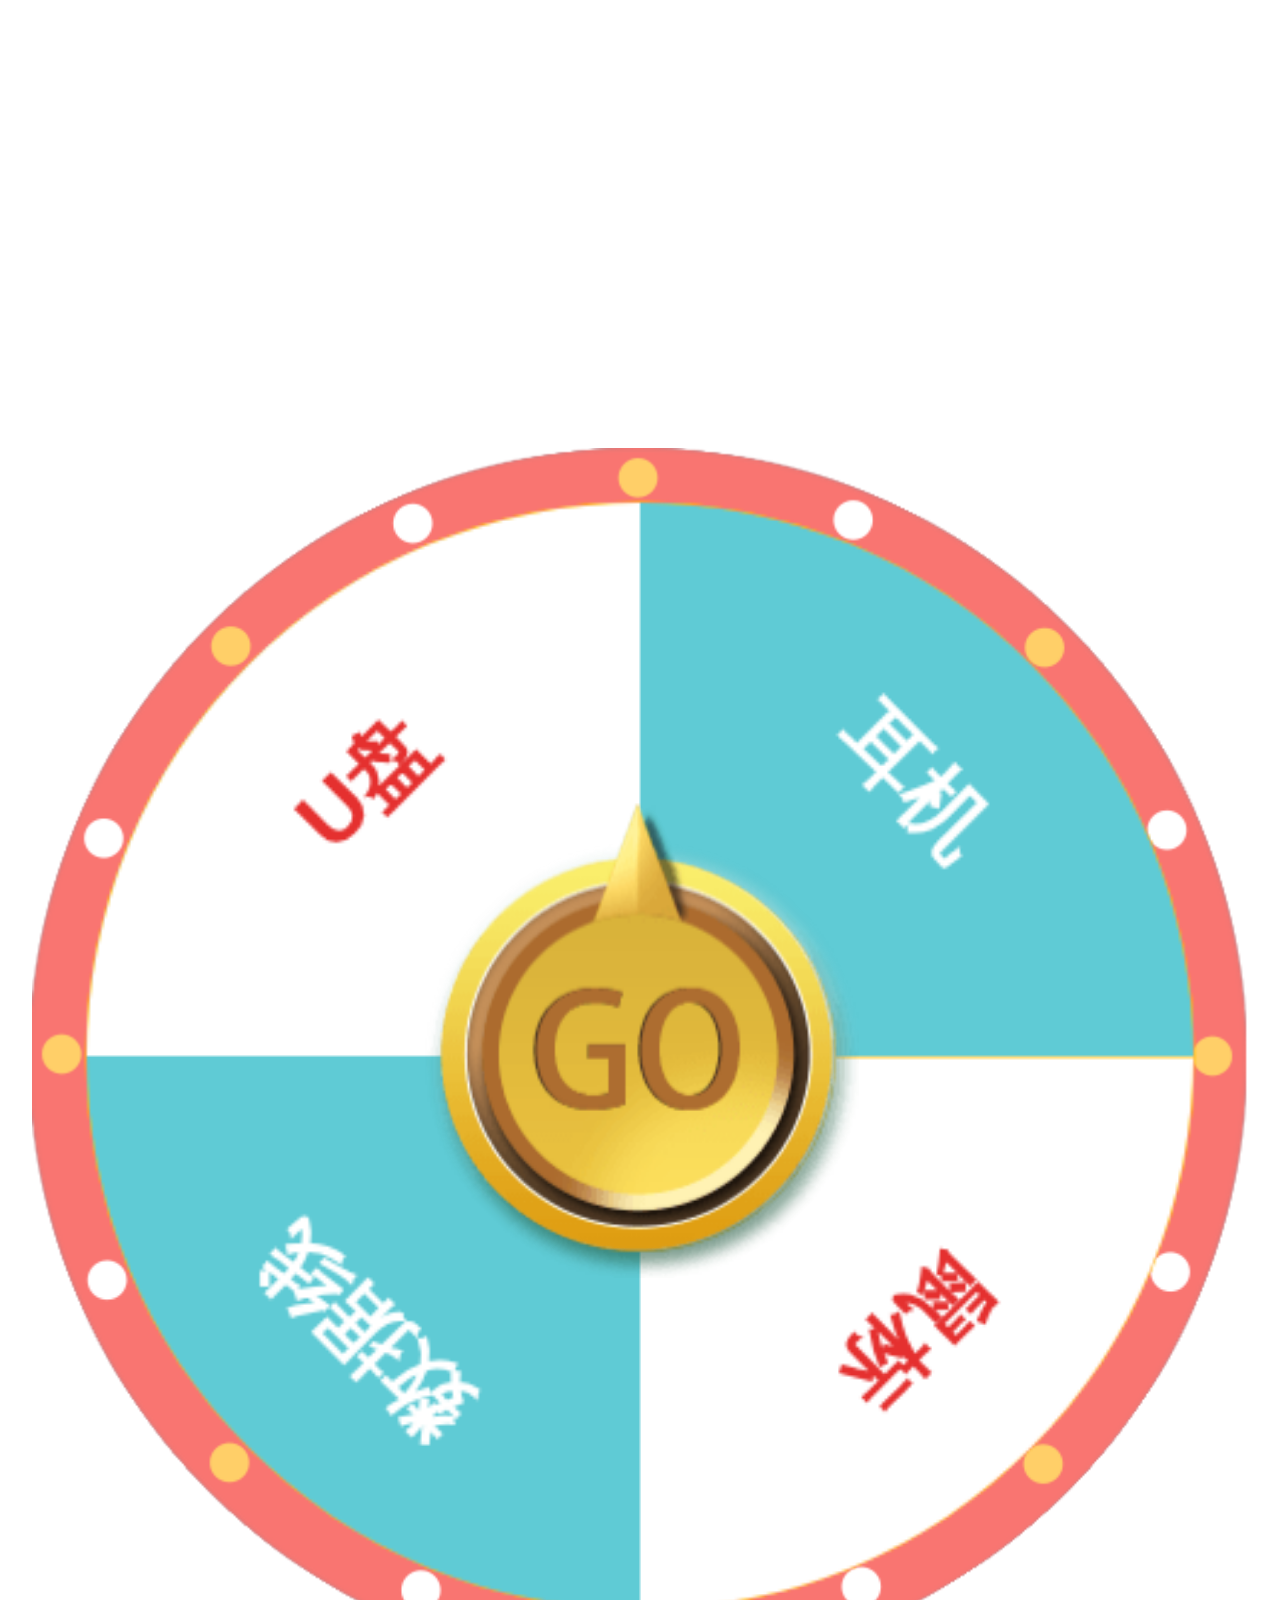
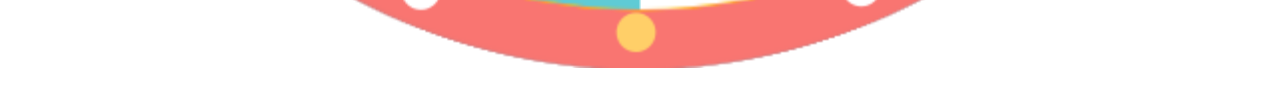
<file: LuckyDraw/index.html>
﻿<!DOCTYPE html>
<html xmlns="http://www.w3.org/1999/xhtml">
<head>
<meta http-equiv="Content-Type" content="text/html; charset=utf-8" />
<meta http-equiv="X-UA-Compatible" content="IE=edge">
<meta name="viewport" content="width=device-width, initial-scale=1.0">
<title>微信大转盘抽奖</title>

<style type="text/css">
	body,ul,ol,li,p,h1,h2,h3,h4,h5,h6,form,fieldset,table,td,img,div{margin:0;padding:0;border:0;}
	body{color:#333; font-size:12px;font-family:"Microsoft YaHei"}
	ul,ol{list-style-type:none;}
	select,input,img,select{vertical-align:middle;}
	input{ font-size:12px;}
	a{ text-decoration:none; color:#000;}
	a:hover{color:#c00; text-decoration:none;}
	.clear{clear:both;}

	/* 大转盘样式 */
	.banner{display:block;width:95%;margin-left:auto;margin-right:auto;margin-bottom: 20px;}
	.banner .turnplate{display:block;width:100%;position:relative;}
	.banner .turnplate canvas.item{width:100%;}
	.banner .turnplate img.pointer{position:absolute;width:36%;height:40%;left:32%;top:28%;}
	.more{display: block;width: 100%;position: fixed;top: 0;left: 0;height: 150px;}
	.cloud{position: fixed;left: 0;top: 70%;width: 150px;}
	.cloud2{position: fixed;right: 0;top: 32%;width: 50px;}
	.cloud3{position: fixed;left: 0;top: 30%;width: 100px;}
	@media screen and (max-width: 320px) {
		.cloud{position: fixed;left: 0;top: 70%;width: 150px;}
		.cloud2{position: fixed;right: 0;top: 30%;width: 50px;}
		.cloud3{position: fixed;left: 0;top: 23%;width: 100px;}
	}
	@media screen and (min-width: 321px) and (max-width: 375px) {
		.cloud{position: fixed;left: 0;top: 72%;width: 150px;}
		.cloud2{position: fixed;right: 0;top: 32%;width: 50px;}
		.cloud3{position: fixed;left: 0;top: 25%;width: 100px;}
	}
	@media screen and (min-width: 376px) {
		.cloud{position: fixed;left: 0;top: 68%;width: 150px;}
		.cloud2{position: fixed;right: 0;top: 32%;width: 50px;}
		.cloud3{position: fixed;left: 0;top: 25%;width: 100px;}
	}
	@media screen and (max-height: 480px) {
		.cloud{position: fixed;left: 0;top: 81%;width: 150px;}
		.cloud2{position: fixed;right: 0;top: 35%;width: 50px;}
		.cloud3{position: fixed;left: 0;top: 27%;width: 100px;}
	}

	#mark{width: 100%;height: 100%;background: rgba(0,0,0,0.5);position: fixed;top: 0;left: 0;display: none;}
	.red-img{position: fixed;top: 10%;left: 5%;width: 90%;}
</style>

<script type="text/javascript" src="js/jquery-1.10.2.js"></script>
<script type="text/javascript" src="js/awardRotate.js"></script>
<script type="text/javascript" src="js/jquery.cookie.js"></script>

<script type="text/javascript">
var turnplate={
		restaraunts:[],				//大转盘奖品名称
		colors:[],					//大转盘奖品区块对应背景颜色
		outsideRadius:192,			//大转盘外圆的半径
		textRadius:155,				//大转盘奖品位置距离圆心的距离
		insideRadius:68,			//大转盘内圆的半径
		startAngle:0,				//开始角度
		bRotate:false				//false:停止;ture:旋转
};

$(document).ready(function(){
	//动态添加大转盘的奖品与奖品区域背景颜色
	turnplate.restaraunts = ["鼠标", "数据线", "U盘", "耳机"];
	turnplate.colors = ["#FFFFFF","#5fcbd5", "#FFFFFF", "#5fcbd5"];


	var rotateTimeOut = function (){
		$('#wheelcanvas').rotate({
			angle:0,
			animateTo:2160,
			duration:8000,
			callback:function (){
				alert('网络超时，请检查您的网络设置！');
			}
		});
	};

	//旋转转盘 item:奖品位置; txt：提示语;
	var rotateFn = function (item, txt){
		var angles = item * (360 / turnplate.restaraunts.length) - (360 / (turnplate.restaraunts.length*2));
		if(angles<270){
			angles = 270 - angles; 
		}else{
			angles = 360 - angles + 270;
		}
		$('#wheelcanvas').stopRotate();
        var id=new Date().getTime();
        id+=Math.ceil(Math.random()*8000)+"a";
		$('#wheelcanvas').rotate({
			angle:0,
			animateTo:angles+1800,
			duration:8000,
			callback:function (){	//回调
                $.cookie('openid',id, { expires: 10});
				alert("恭喜中"+txt+"了");
				
			}
		});
	};

	$('.pointer').click(function (){
	    if($.cookie('openid')){alert('您已经抽过奖了');return;}
		if(turnplate.bRotate)return;
		turnplate.bRotate = !turnplate.bRotate;
		//获取随机数(奖品个数范围内)
		var item = rnd(1,turnplate.restaraunts.length);
		//奖品数量等于10,指针落在对应奖品区域的中心角度[252, 216, 180, 144, 108, 72, 36, 360, 324, 288]
		rotateFn(item,turnplate.restaraunts[item-1]);
		console.log(item);
	});
});

function rnd(n, m){
	var random = Math.floor(Math.random()*(m-n+1)+n);
	return random;
	
}


//页面所有元素加载完毕后执行drawRouletteWheel()方法对转盘进行渲染
window.onload=function(){
	drawRouletteWheel();
};

function drawRouletteWheel() {    
  var canvas = document.getElementById("wheelcanvas");    
  if (canvas.getContext) {
	  //根据奖品个数计算圆周角度
	  var arc = Math.PI / (turnplate.restaraunts.length/2);
	  var ctx = canvas.getContext("2d");
	  //在给定矩形内清空一个矩形
	  ctx.clearRect(0,0,422,422);
	  //strokeStyle 属性设置或返回用于笔触的颜色、渐变或模式  
	  ctx.strokeStyle = "#FFBE04";
	  //font 属性设置或返回画布上文本内容的当前字体属性
	  ctx.font = 'bold 18px Microsoft YaHei';      
	  for(var i = 0; i < turnplate.restaraunts.length; i++) {       
		  var angle = turnplate.startAngle + i * arc;		 
		  ctx.fillStyle = turnplate.colors[i];
		  ctx.beginPath();
		  //arc(x,y,r,起始角,结束角,绘制方向) 方法创建弧/曲线（用于创建圆或部分圆）    
		  ctx.arc(211, 211, turnplate.outsideRadius, angle, angle + arc, false);    
		  ctx.arc(211, 211, turnplate.insideRadius, angle + arc, angle, true);
		  ctx.stroke();  
		  ctx.fill();
		  //锁画布(为了保存之前的画布状态)
		  ctx.save();

		  //改变画布文字颜色
		  var b = i+2;
		  if(b%2){
		  	 ctx.fillStyle = "#FFFFFF";
		  	}else{
		  	 ctx.fillStyle = "#E5302F";
		  	};
		  
		  //----绘制奖品开始----
		 	
		  	  	  
		  var text = turnplate.restaraunts[i];
		  var line_height = 17;
		  //translate方法重新映射画布上的 (0,0) 位置
		  ctx.translate(211 + Math.cos(angle + arc / 2) * turnplate.textRadius, 211 + Math.sin(angle + arc / 2) * turnplate.textRadius);
		  
		  //rotate方法旋转当前的绘图
		  ctx.rotate(angle + arc / 2 + Math.PI / 2);
		  
		  /** 下面代码根据奖品类型、奖品名称长度渲染不同效果，如字体、颜色、图片效果。(具体根据实际情况改变) **/

			  //在画布上绘制填色的文本。文本的默认颜色是黑色
          ctx.font = "bold 30px Arial";
          //measureText()方法返回包含一个对象，该对象包含以像素计的指定字体宽度
			  ctx.fillText(text, -ctx.measureText(text).width /2, 30);


		  
		  //把当前画布返回（调整）到上一个save()状态之前 
		  ctx.restore();
		  //----绘制奖品结束----
	  }     
  } 
};



</script>
</head>
<body>


	<div class="banner" style="margin-top: 35%">
		<div class="turnplate" style="background-image:url(images/cj_bg.png);background-size:100% 100%;">
			<canvas class="item" id="wheelcanvas" width="422px" height="422px"></canvas>
			<img class="pointer" src="images/jt2.png"/>
		</div>
	</div>
	<a href="#" class="more"></a>
	
	
</body>
</html>
</file>
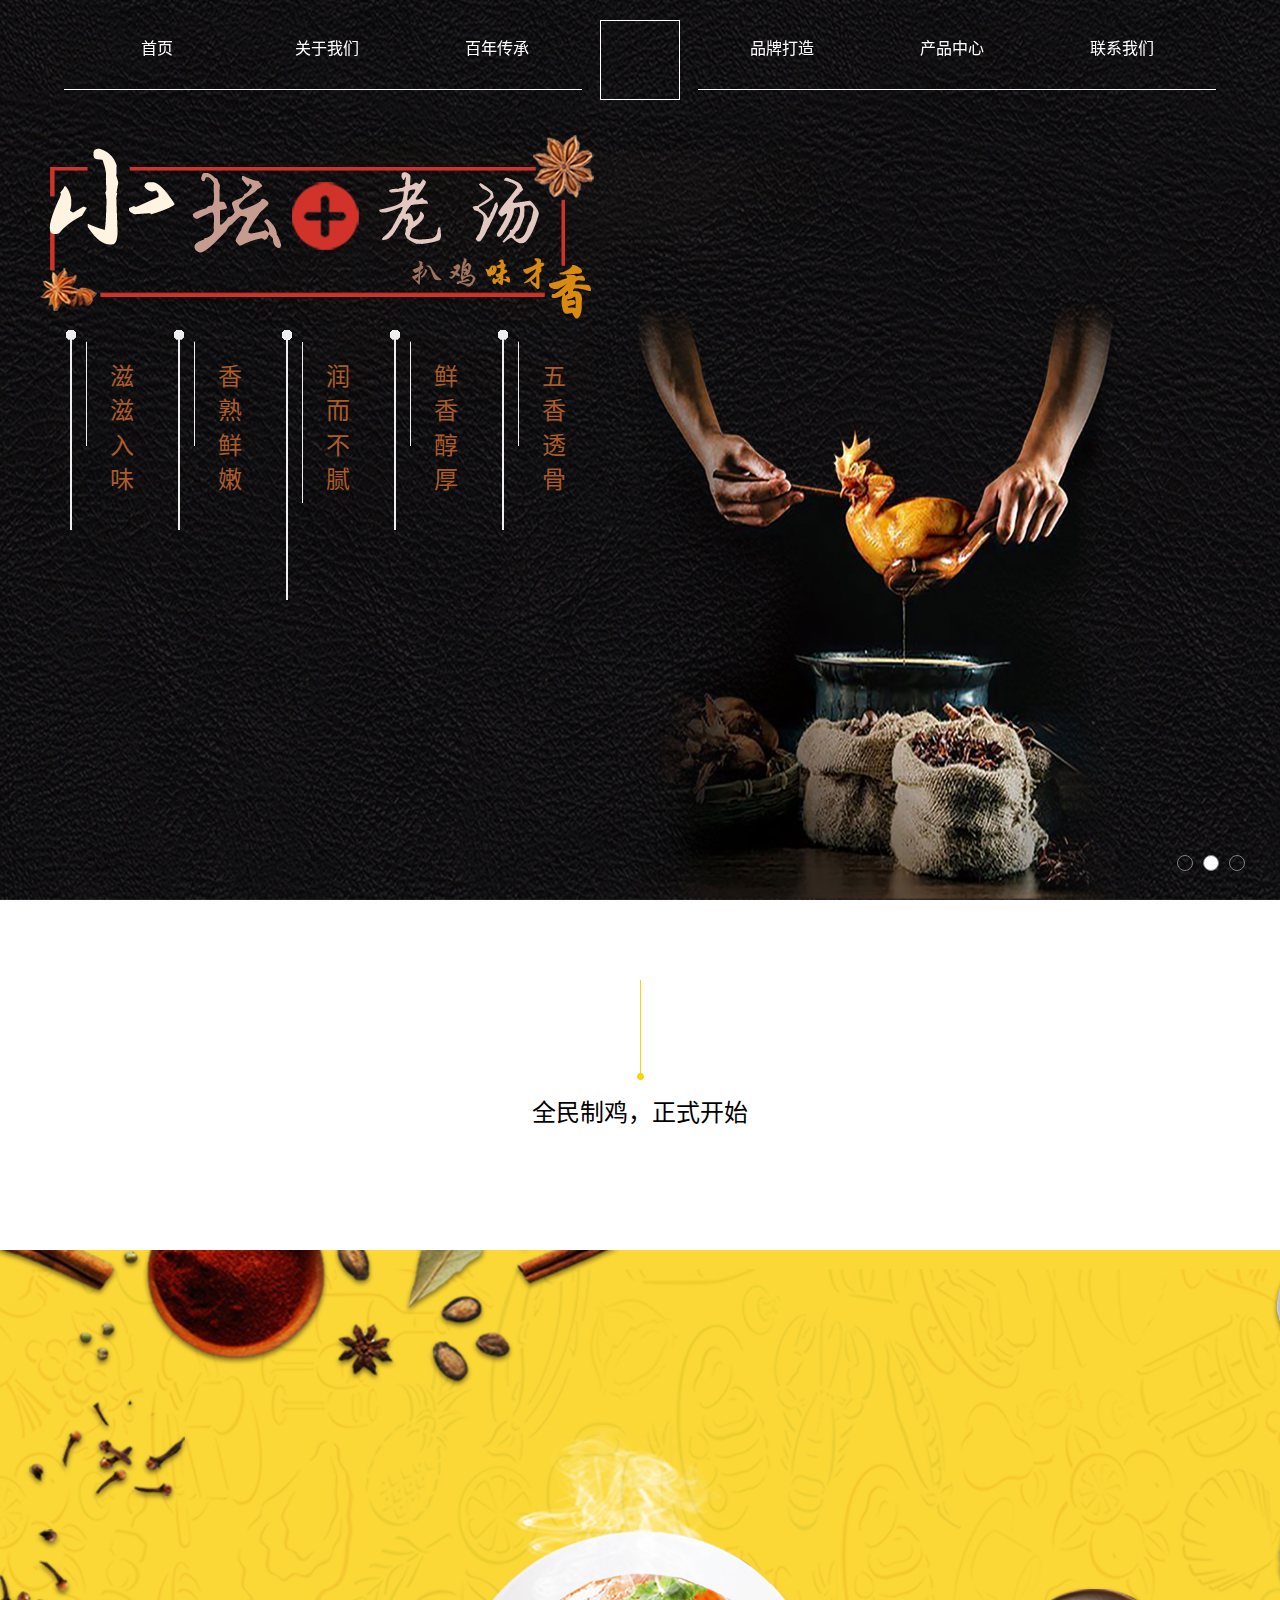
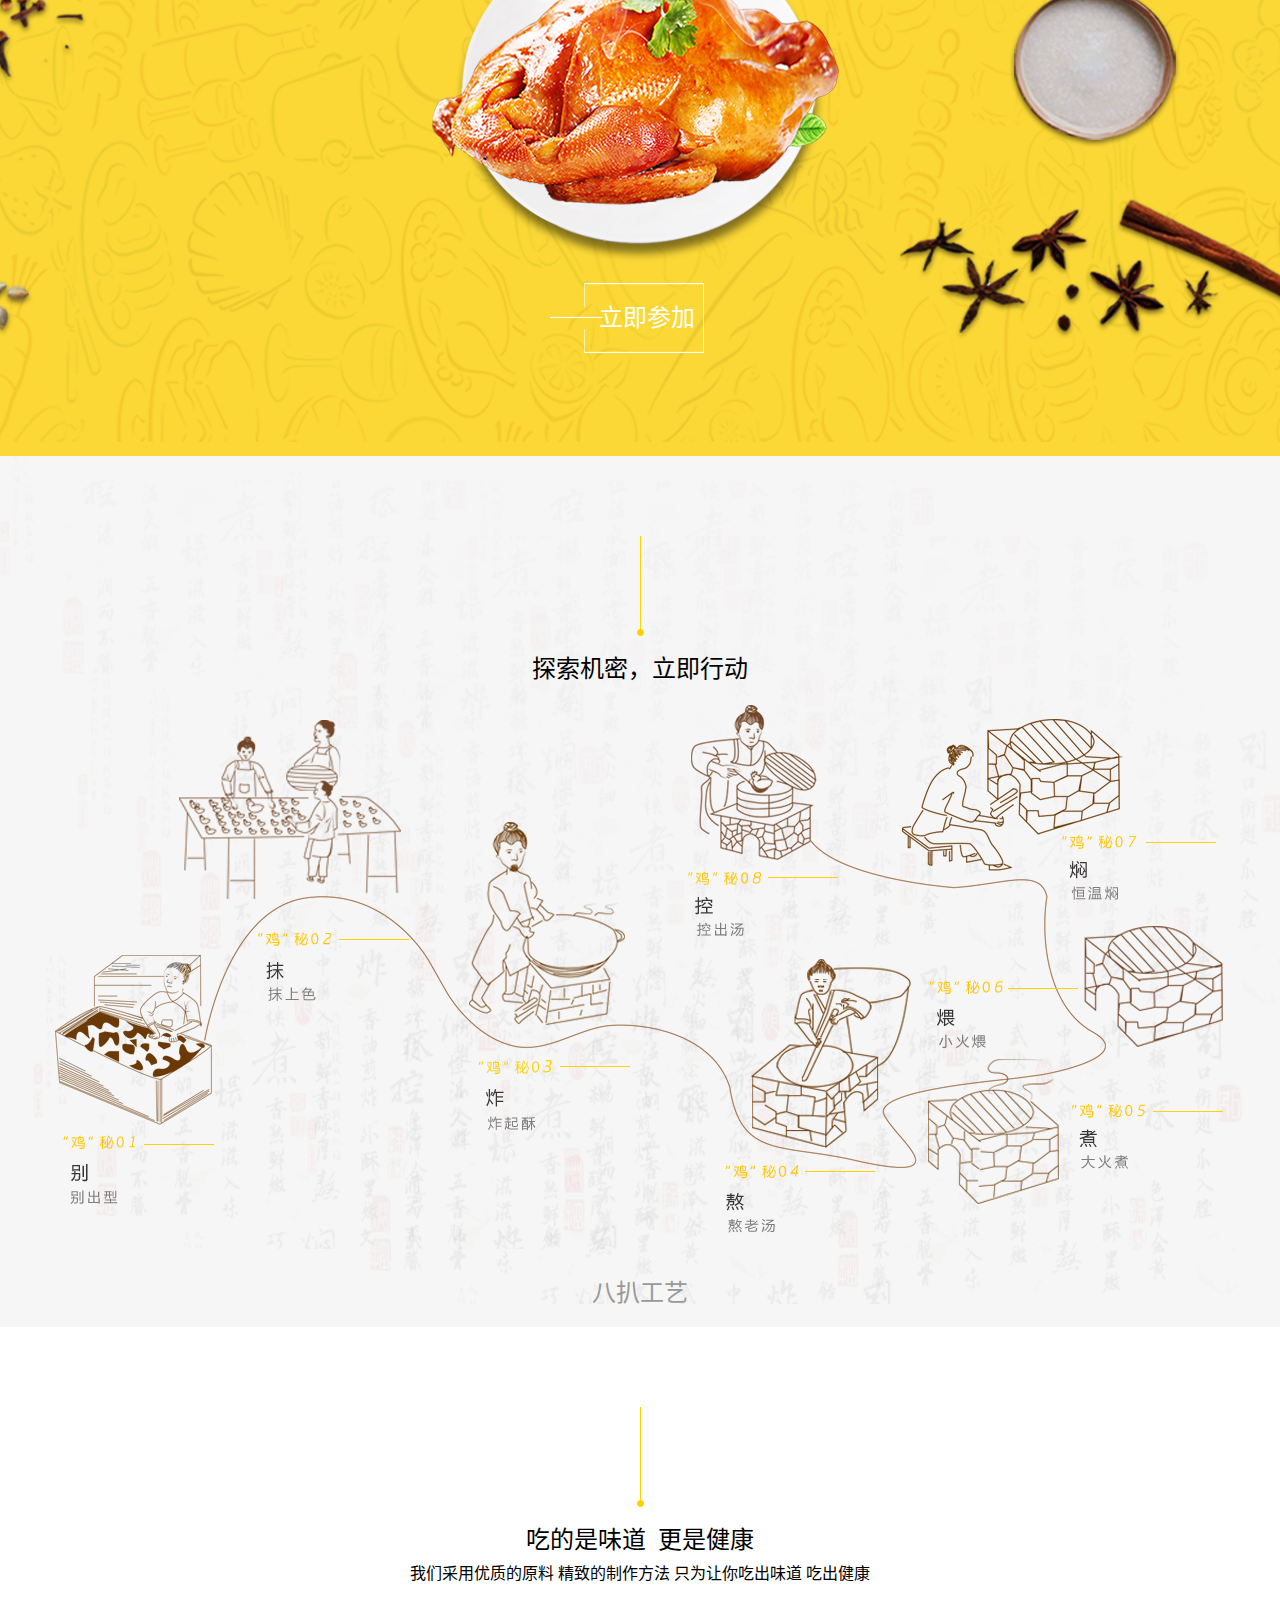
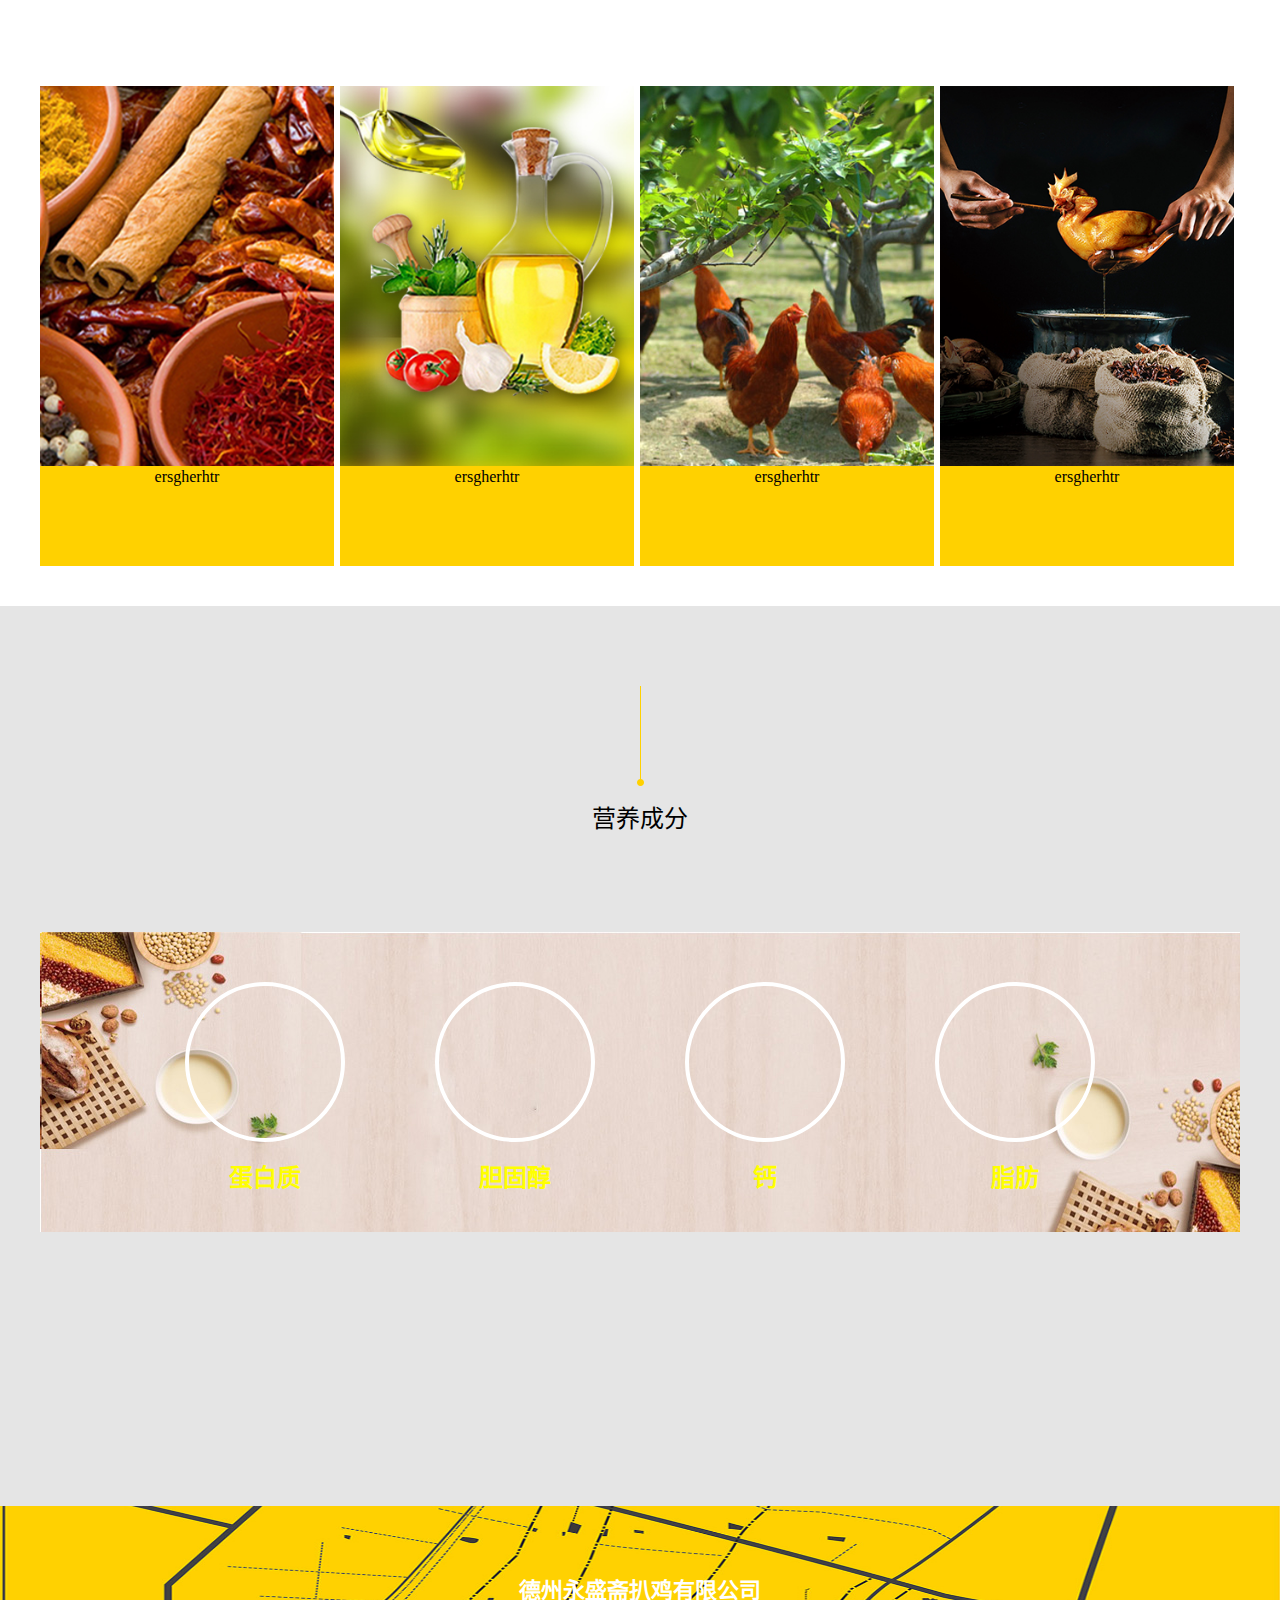
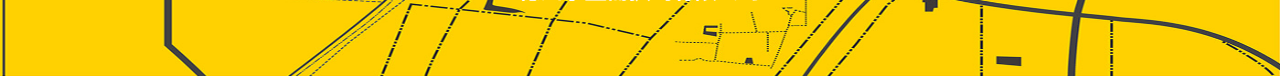
<file: 手撕鸡/index.html>
<!DOCTYPE html>
<html lang="zh-CN">
<head>
<meta charset="utf-8">
<title>手撕鸡</title>
<link rel="stylesheet" href="css/bootstrap.min.css">
<link rel="stylesheet" href="css/font-awesome.css">
<link rel="stylesheet" href="css/common.css">
<link rel="stylesheet" type="text/css" href="css/index.css">
<script src="js/jquery-3.2.1.min.js"></script>
<script src="js/bootstrap.js"></script>
<script type="text/javascript" src="js/up.js"></script>
</head>
<body>
	<div class="topBar">
	  <div id="main">
		<div class="topBar-left fl">
			<ul>
				<li><a href="index.html">首页</a></li>
				<li><a href="关于我们.html">关于我们</a></li>
				<li><a href="关于我们（2）.html">百年传承</a></li>
			</ul>
		</div>
		<div class="topBar-center fl">
			<div style="border: 1px solid #fff;width: 80px;height: 80px;margin: 20px auto;"></div>
		</div>
		<div class="topBar-right fl">
			<ul>
				<li><a href="品牌打造.html">品牌打造</a></li>
				<li><a href="产品中心.html">产品中心</a></li>
				<li><a href="加入我们.html">联系我们</a></li>
			</ul>
		</div>
		<div style="clear: both"></div>
	  </div>
	</div>
	
  	<div class="section">
  	  
		<div class="slide slide1"></div>
		<div class="slide slide2">
		  <div class="w">
			<div class="title">
				<img src="images/title.png">
				<dir class="title-info">
                	<div><p>滋滋入味</p></div>
                	<div><p>香熟鲜嫩</p></div>
                	<div><p>润而不腻</p></div>
                	<div><p>鲜香醇厚</p></div>
                	<div><p>五香透骨</p></div>
			    </div>
			</div>
          </div>
		<div class="slide slide3"></div>

		<div class="ctrl">
			<div class="ctr fl"></div>
			<div class="ctr fl active"></div>
			<div class="ctr fl"></div>
		</div>
	</div>
	
	<div class="section section2">
		<div>
		    <center><img style="margin-top: 80px;" src="images/line.png"></center>
		  
			<h3>
			   全民制鸡，正式开始		
			</h3>
		</div>
		<div class="btn1">
			立即参加
		</div>
	</div>
	<div class="section section3">
		<div>
		    <center><img style="margin-top: 80px;" src="images/line.png"></center>
		  
			<h3>
			   探索机密，立即行动		
			</h3>
		</div>
		<center><img src="images/person.png"></center>
		<div>
			<h3  style="color:#999999;">八扒工艺</h3>
		</div>
	</div>
	<div class="section section4">
		<div>
		    <center><img style="margin-top: 80px;" src="images/line.png"></center>
		  	<h3>
			   吃的是味道&nbsp;&nbsp;更是健康	
			</h3>
			<p>我们采用优质的原料&nbsp;精致的制作方法&nbsp;只为让你吃出味道&nbsp;吃出健康</p>
      		
		</div>
			<div class="info2">	
			 <div class="w w2">
				<div class="box box1">
					<div class="info-box"><img src="images/info-1.png">
					<p>ersgherhtr</p></div>
							
				</div>
				<div class="box box2">
					<div class="info-box"><img src="images/info-2.jpg">
					<p>ersgherhtr</p></div>
					
				</div>
				<div class="box box3">
					<div class="info-box"><img src="images/info-3.jpg">
					<p>ersgherhtr</p></div>
					
				</div>
				<div class="box box4">
					<div class="info-box"><img src="images/info-4.jpg">
					<p>ersgherhtr</p></div>
				</div>
				<div class="box5">
					<div class="san" style="height: 0px;"></div>
				</div>
			  </div>
			</div>
	</div>
	<div class="section section5">
	    <div>
		    <center><img style="margin-top: 80px;" src="images/line.png"></center>
		  	<h3>
			   营养成分
			</h3>
			
      		
		</div>
		<div class="w">
			<div class="nut-info">
				<div>
					<div class="ctr50"></div>
					<p>蛋白质</p>
				</div>
				<div>
					<div class="ctr50"></div>
					<p>胆固醇</p>
				</div>
				<div>
					<div class="ctr50"></div>
					<p>钙</p>
				</div>
				<div>
					<div class="ctr50"></div>
					<p>脂肪</p>
				</div>
			</div>
		</div>	
	</div>
	<div class="bottom">
		<p>德州永盛斋扒鸡有限公司</p>
	</div>
	<div id="back-up" onclick="GoTop()">
		<img src="./images/arr.png" style="margin-left:11px;height: 90px;width: 8px;">
		<p style="color: #000;text-align: center;">返回顶部</p>
	</div>
</body>
<!-- <script type="text/javascript" src="js/fullpagescroll.js"></script>  -->
 <script type="text/javascript">

 	$(".ctr").click(function() {
 		$index=$(this).index();/*获得元素的位置;*/
 		 if($index==0){
 	    	$(".slide1").css("left","0");
 	    	$(".slide2").css("left","100%");
 	    	$(".slide3").css("left","200%");
 	    }
 	    else if($index==1){
 	    	$(".slide1").css("left","-100%");
 	    	$(".slide2").css("left","0");
 	    	$(".slide3").css("left","100%");
 	    }else{
 	    	$(".slide1").css("left","-200%");
 	    	$(".slide2").css("left","-100%");
 	    	$(".slide3").css("left","0");
 	    }  /* 设置图片位置*/
		$(".ctr").removeClass("active");
 		$(this).addClass("active");}); /*设置active的样式*/
 	/*现在是导航的UI效果 */ 
  var time=null;  
	$(window).scroll(function(){
		var tp = $(window).scrollTop();

		if(tp == 0){
			$('.topBar').css({'opacity':'1','background':'transparent'});
			$("#back-up").css("display","none");
		}
		else{
			$('.topBar').css({'opacity':'0.8','background':'#DDD'});
			$("#back-up").css("display","block");
		}
		var x=$(".section5").offset().top;
        var y=$(document).scrollTop();
       if(x<=y){
			time=setInterval("myInterval()",200);//1000为1秒钟
			if (y-x>=400){
				clearInterval(time);
			}
        }
		
	})
   /*这是nage盒子的特效*/
  $(".box").mouseenter(function(){
       $index2=$(this).index();
       switch($index2){
           case 0:
           $(".box5").css("left","24.5%");
           $(".san").css({"right":"","left":"-30px","border-right":"30px solid #abd4b4","border-left":""});
           break;
           case 1:
           $(".box5").css("left","49.5%");
           $(".san").css({"right":"","left":"-30px","border-right":"30px solid #abd4b4","border-left":""});
           break;
           case 2:
           $(".box5").css("left","74.5%");
            $(".san").css({"right":"","left":"-30px","border-right":"30px solid #abd4b4","border-left":""});
           break;
           case 3:
           $(".box5").css("left","49.5%");
             $(".san").css({"right":"","left":"","right":"-30px","border-left":"30px solid #abd4b4","border-right":""});
           break;
       } 
       $(".box5").css("display","block");
    });
 $(".w2").mouseleave(function(){
     $(".box5").css("display","none");
  });
  var j=0,k=0,l=0,m=0;
function myInterval(){
	  		j++;
	  		k++;
	  		l++;
	  		m++;
            if (j<=32) {
               $(".ctr50").eq(0).html(j+"%"); 
            }
            if (k<=46) {
               $(".ctr50").eq(1).html(k+"%"); 
            }
            if (l<=13) {
               $(".ctr50").eq(2).html(l+"%"); 
               delete l;
            }
            if (m<=33) {
               $(".ctr50").eq(3).html(m+"%"); 
            }
            if(j>=32&&k>=46&&l>=13&&m>=33){
            	clearInterval(time);
            }
            	
            	
            	
          
		}

 </script>
</html>
</file>
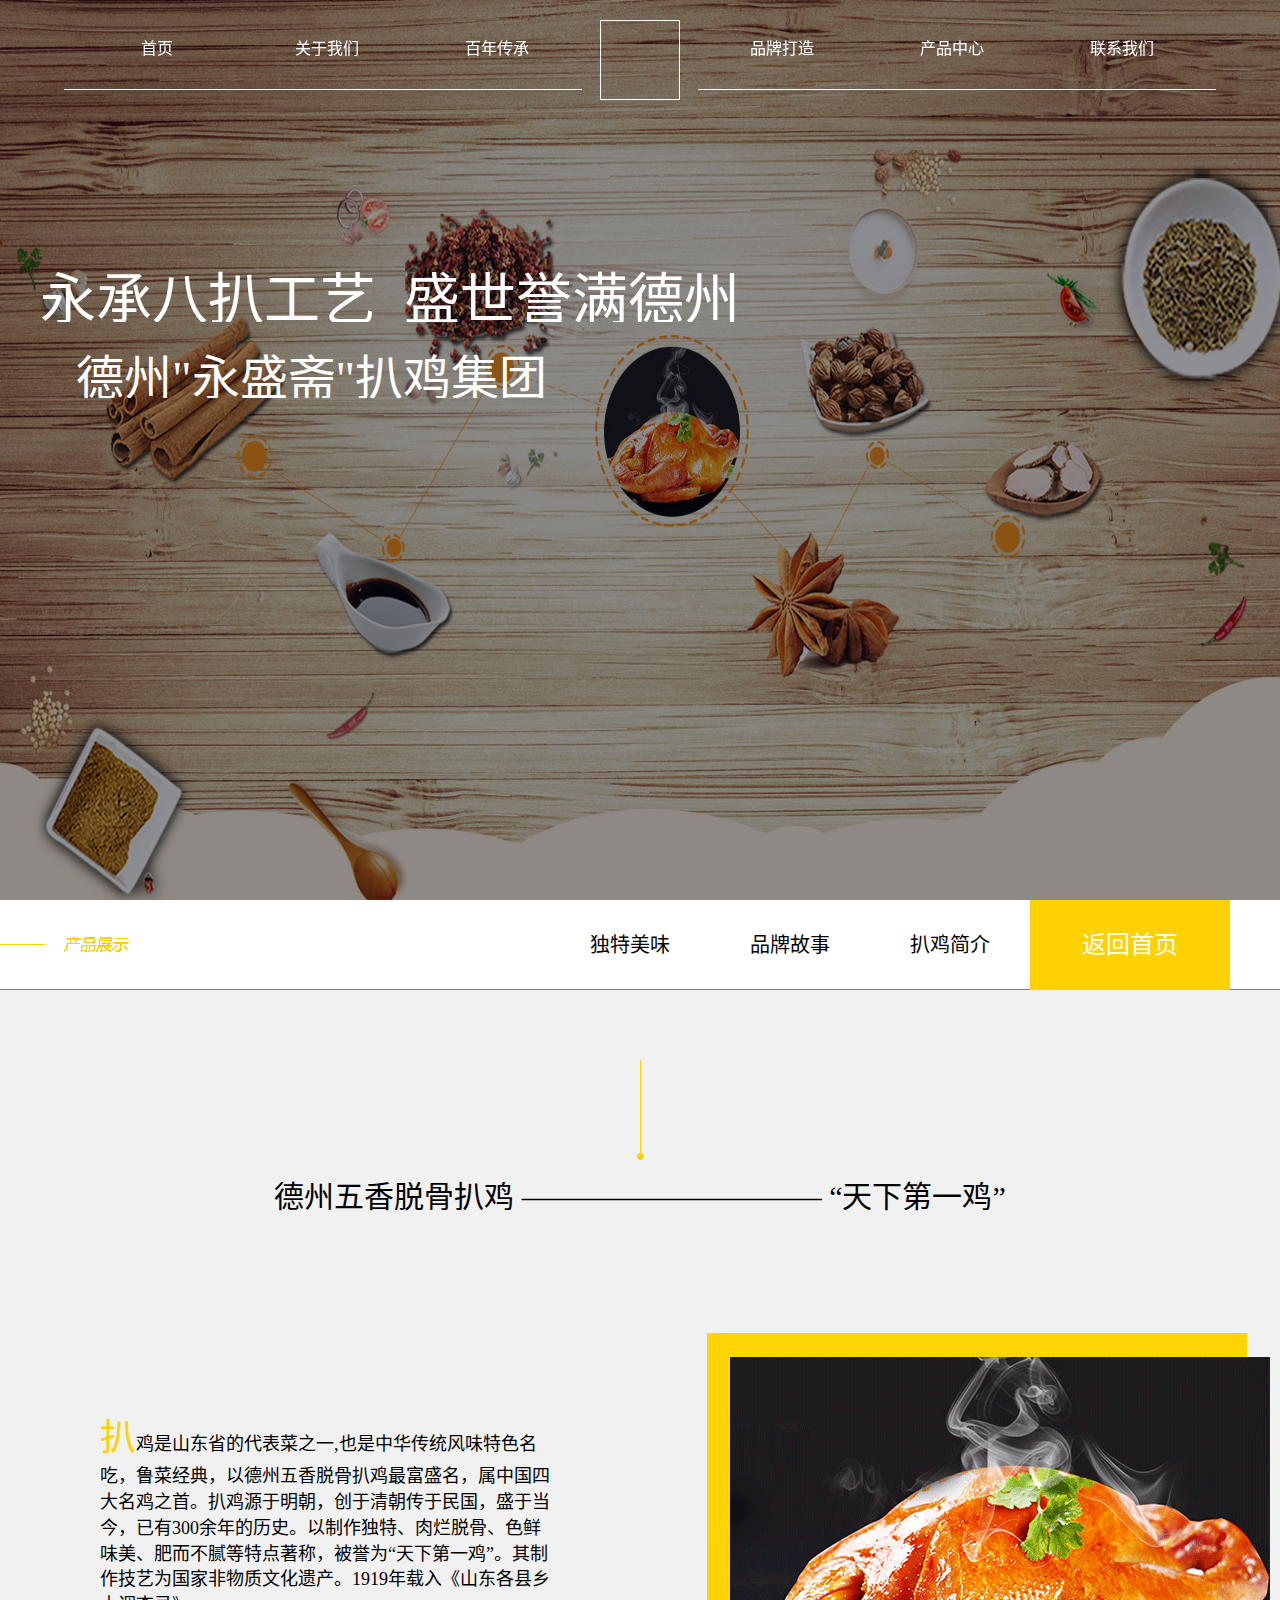
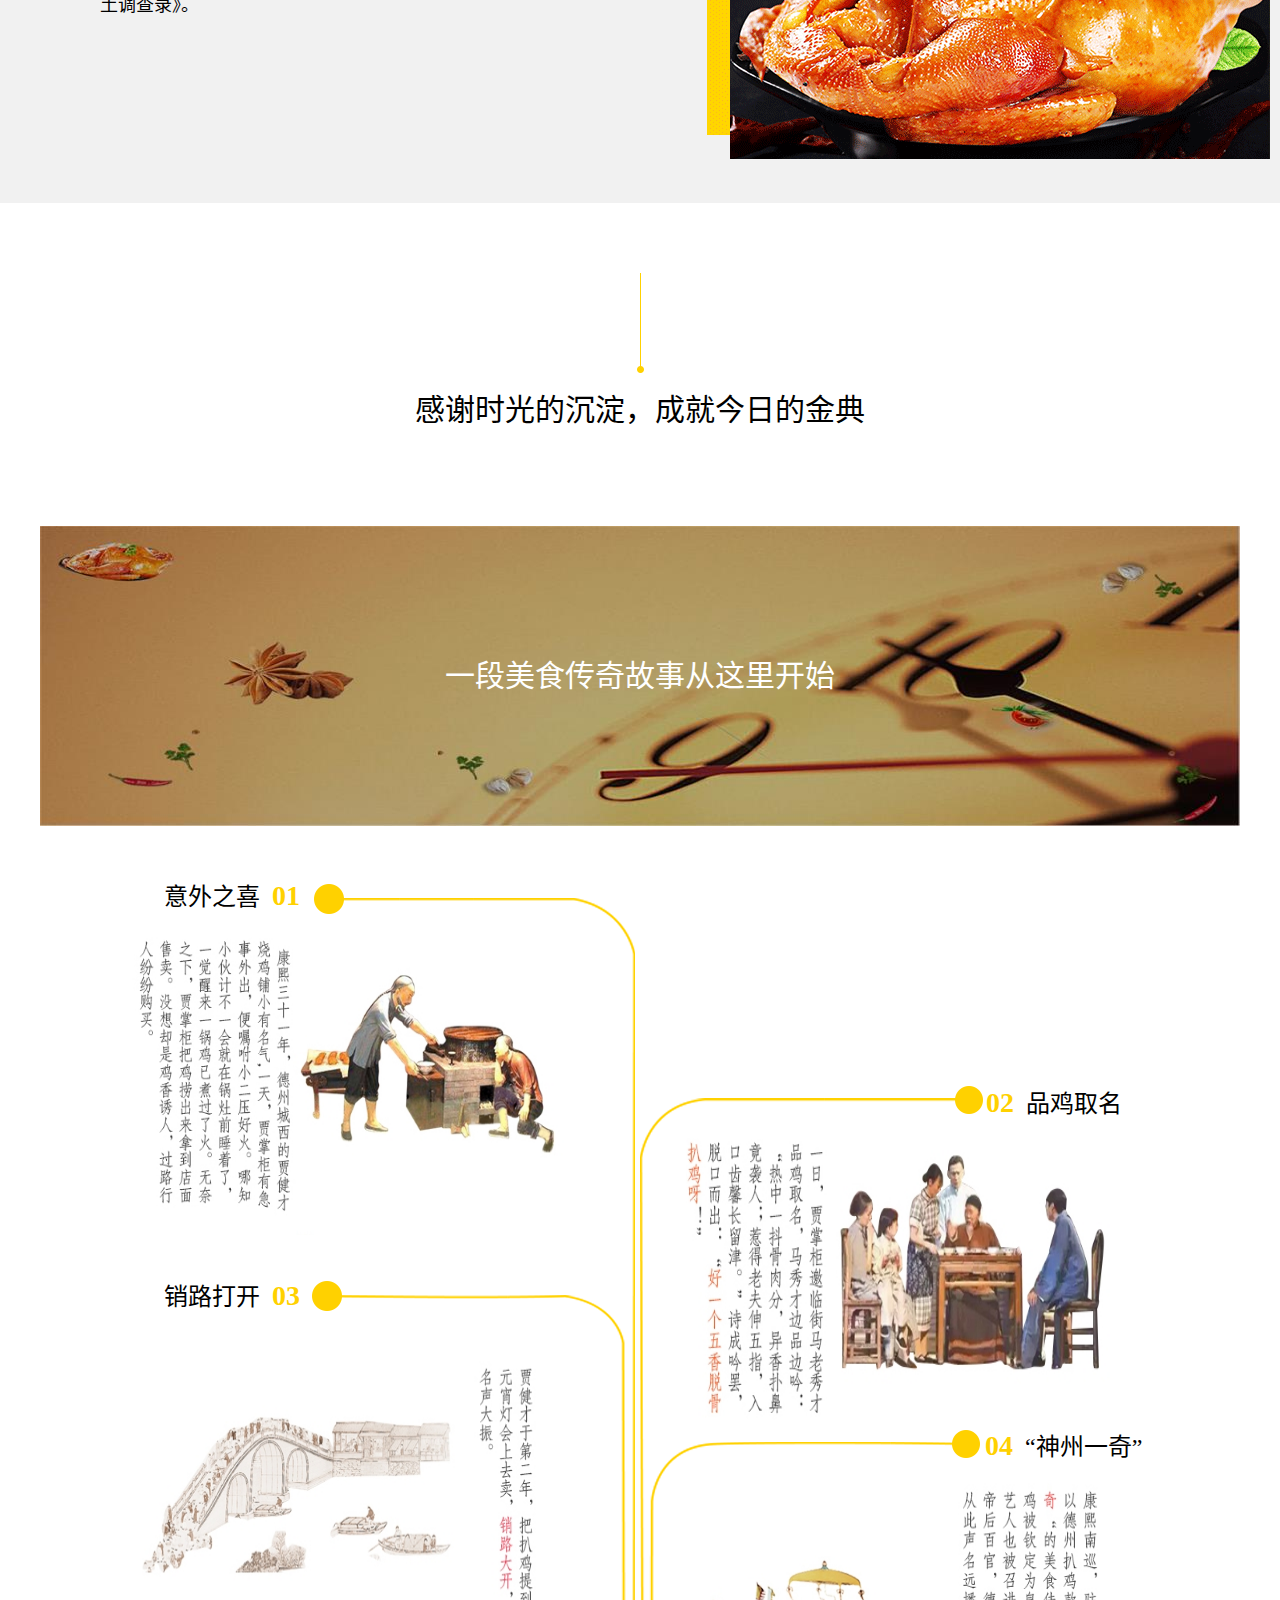
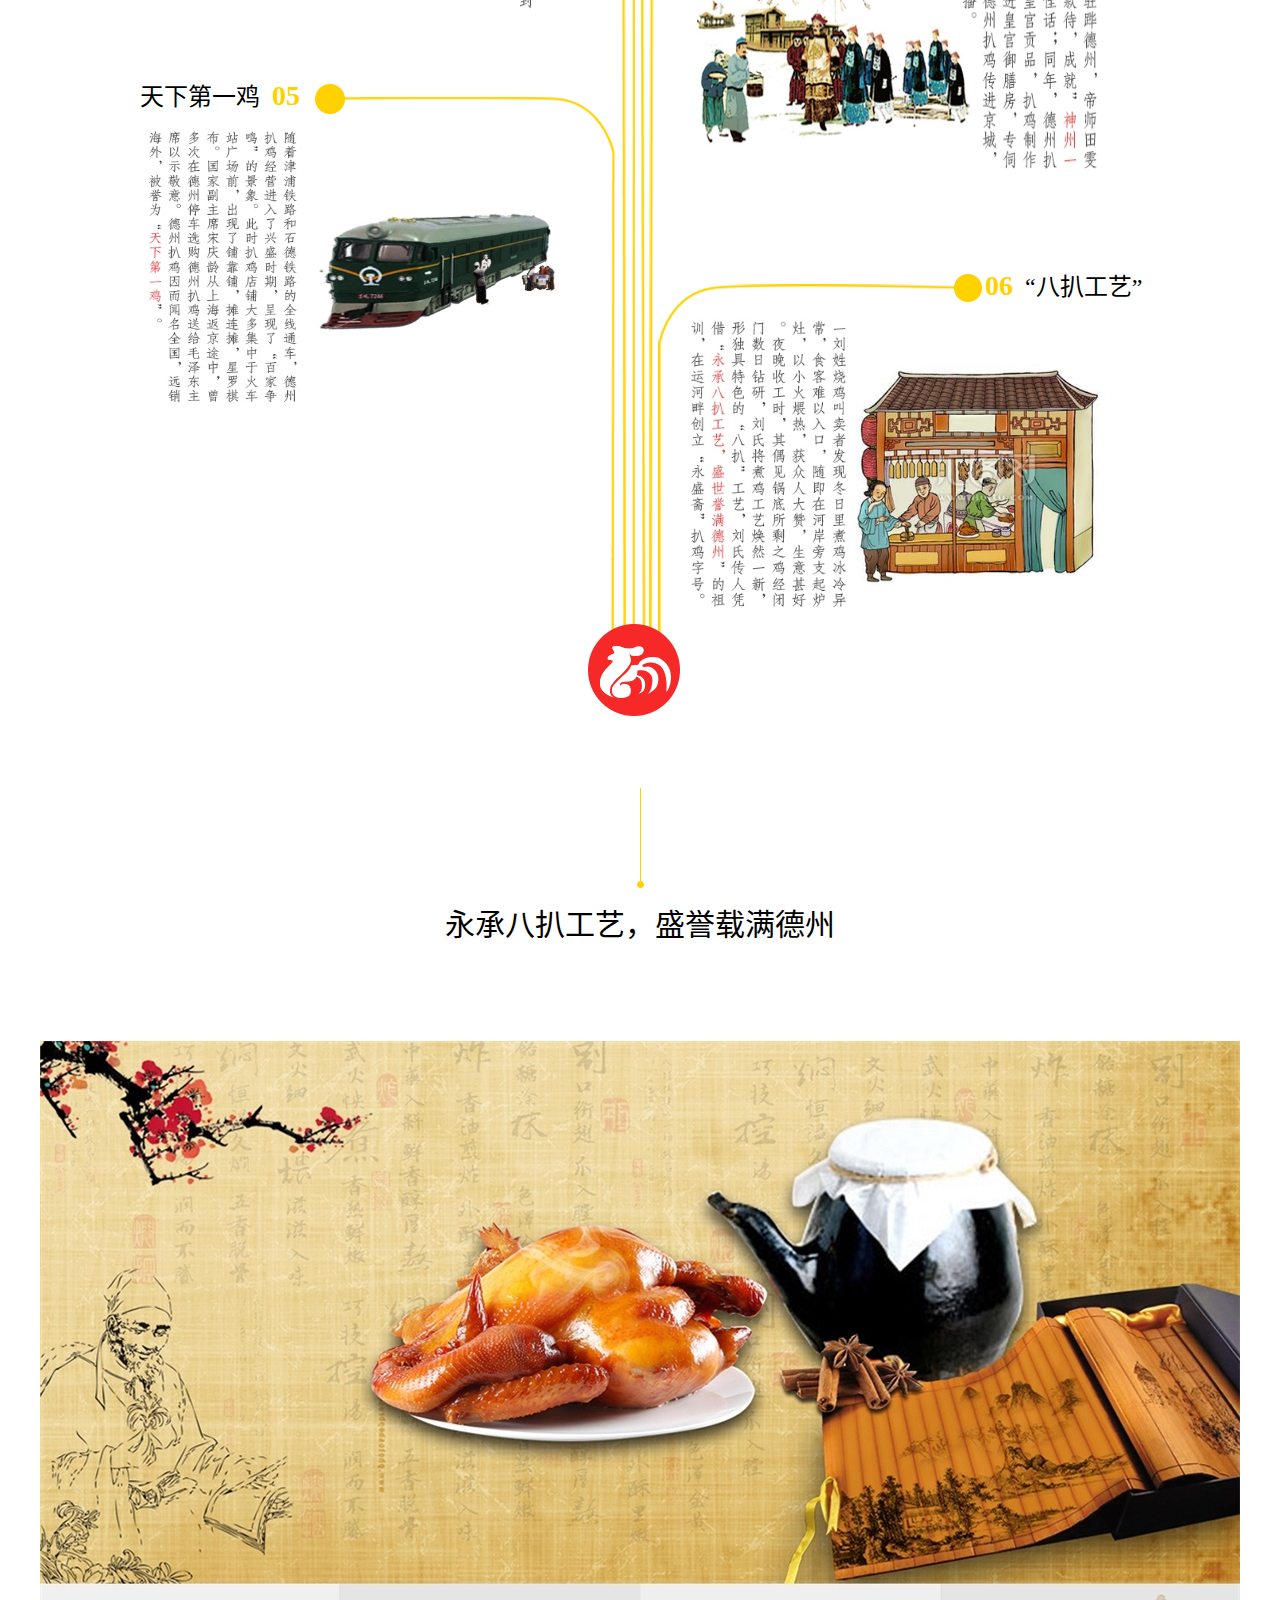
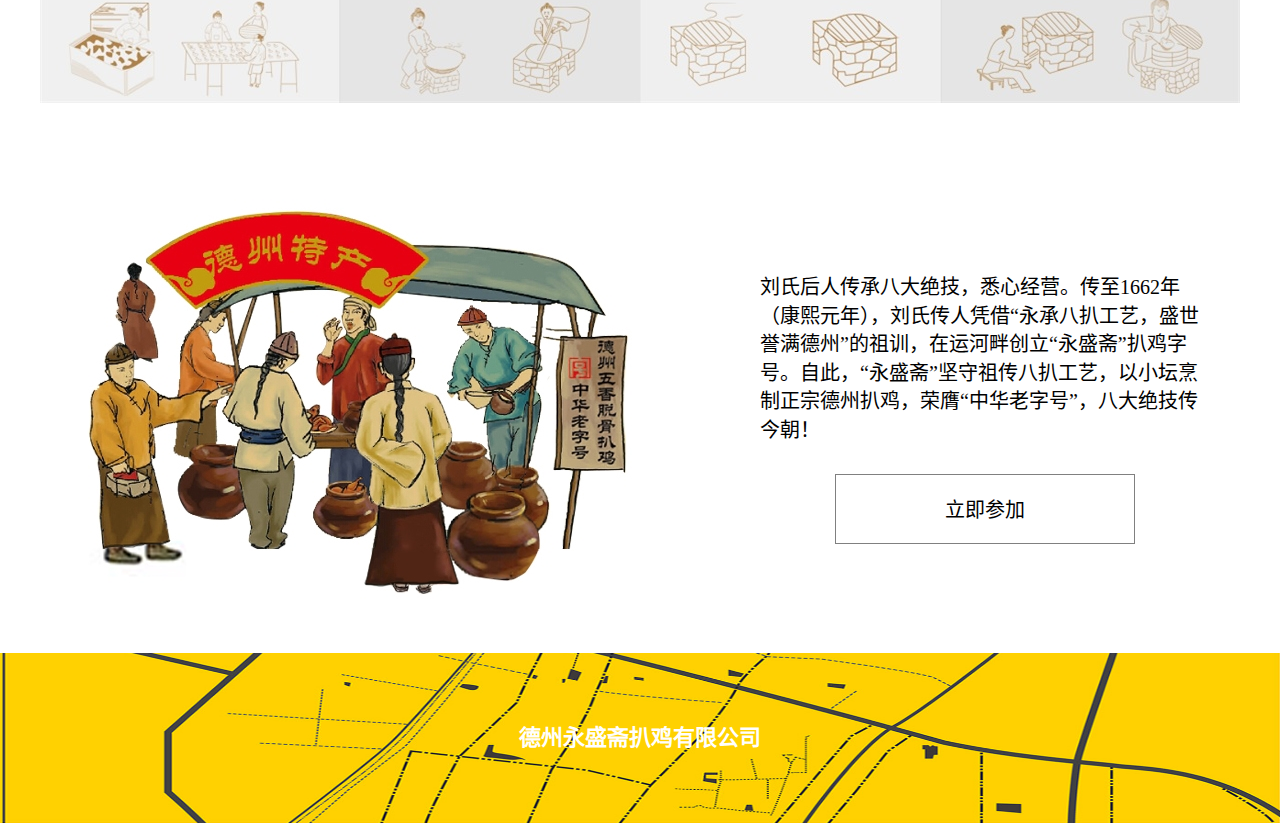
<file: 手撕鸡/关于我们.html>
<!DOCTYPE html>
<html lang="zh-CN">
<head>
<meta charset="utf-8">
<title>关于我们</title>
<link rel="stylesheet" href="css/bootstrap.min.css">
<link rel="stylesheet" href="css/font-awesome.css">
<link rel="stylesheet" href="css/common.css">
<!-- <link rel="stylesheet" type="text/css" href="css/chanping.css"> -->
<script src="js/jquery-3.2.1.min.js"></script>
<script src="js/bootstrap.js"></script>

<script type="text/javascript" src="js/up.js"></script>
</head>
<style type="text/css">
    *{
    	font-family: 微软雅黑;
    	
    }
    .c-box a:hover{
    	color:  #FFD100;
    }
    .c-box a:visited{
    	color:  #FFD100;
    }
	.section1{
		background: url(./images/guanyu/banner.jpg);
		background-size: 100% 100%;
		background-repeat: no-repeat;
		
	}
	#p1,#p2{
		display: none;
	}
	.section2{
		height: 90px;
		background: #fff;
		width: 100%;
		border-bottom: 1px solid #808080;
	}

	ul>li{
		display: block;
		width: 160px;
		height: 90px;
		float: right;
		line-height: 90px;
		text-align: center;
	}
	li>a{color: #000;font-size: 20px;text-decoration: none;padding-bottom: 30px;}
    li>a:hover{border-bottom:3px solid #ffd100;color:#000;font-size:20px;text-decoration: none;}
    li>a:active{border-bottom:3px solid #ffd100;color:#000;font-size:20px;text-decoration: none;}
    .active{
    	background: #ffd100;
    	height: 90px;
    	width: 200px;
    	float: right;
    	margin-right:50px; 
    	font-size: 24px;
    	line-height: 90px;
    	text-align: center;
    	margin-left: 0px;
    }
    .active a{
    	color: #fff;
    }
    .active a:hover{
    	text-decoration: none;
    }
   .section3{
   	height: auto;
   	color: #000;
   	background: #f1f1f1;
   	padding-bottom: 40px;
   }
   .w2{
   	position: absolute;
   	width:450px;
   	height: 400px;
    left: 60px;
    top: 100px;
   	font-size: 18px;
   }
   .w3{
   	position: absolute;
   	width:563px;
   	right: -30px;
    top: 20px;
   	margin-left: 140px;
   }
   .w4{
   	position: absolute;
   	width:563px;
   	left: -140px;
    top: -20px;
   	margin-left: 140px;
   }
    .w5{
   	position: absolute;
   	width:450px;
   	height: 400px;
    right: 30px;
    top: 70px;
   	font-size: 20px;
   }
   .section4{
   	height: auto;
   	color: #000;
   }
   .section5 .w{
     margin-top:0px;color: #000;min-height:1482px;background: url(./images/guanyu/xian.png);background-repeat: no-repeat;background-size: 1200px 1482px;
   	height: auto;
   	color: #000;
   	position: relative;
   }
   .info-title{
   	width: 210px;
   	height: 40px;
   	position: absolute;
   
   	font-size: 24px;
   	line-height: 40px;
   }
   .info-title span{
   	color: #ffd100; 
   	font-size: 28px;
   	font-weight: bold;
   }
   .t1{
   	top: 40px;
   	left: 50px;
   }
   .t2{
   	top: 247px;
   	left: 946px;
   }
   .t3{
   	top: 440px;
   	left: 50px;
   }
   .t4{
   	top: 590px;
   	left: 945px;
   }
    .t5{
   	top: 840px;
   	left:50px;
   }
    .t6{
   	top: 1030px;
   	left: 945px;
   }
   .info-m{
   	   position: absolute;
       width: 432px;
       height: 305px;
      
   }
   .m1{
   	top: 90px;
   	left: 90px;
   	background: url(./images/guanyu/info-m1.jpg);
   	background-size: 100% 100%;
   	background-repeat: no-repeat;
   }
   .m2{
   	height: 290px;
   	top: 297px;
   	left: 646px;
   	background: url(./images/guanyu/info-m2.jpg);
   	background-size: 100% 100%;
   	background-repeat: no-repeat;
   }
   .m3{
   	background: url(./images/guanyu/info-m3.jpg);
   	background-size: 100% 100%;
   	background-repeat: no-repeat;
   	top: 490px;
   	left: 90px;
   }
   .m4{
   	background: url(./images/guanyu/info-m4.jpg);
   	background-size: 100% 100%;
   	background-repeat: no-repeat;
   	top: 640px;
   	left: 645px;
   }
    .m5{
    background: url(./images/guanyu/info-m5.jpg);
    background-size: 100% 100%;
    background-repeat: no-repeat;
   	top: 890px;
   	left:90px;
   }
    .m6{
    background: url(./images/guanyu/info-m6.jpg);
    background-size: 100% 100%;
    background-repeat: no-repeat;
   	top: 1080px;
   	left: 645px;
   }
   .btn1{
	  width: 300px;
	  height: 70px;
	  line-height: 70px;
	  background: url(./images/kuang.png);
	  margin: 30px auto;
	  text-align: center;
	  border: 1px solid #808080;
  }
</style>
<body>
	<div class="topBar">
	  <div id="main">
		<div class="topBar-left fl">
			<ul>
				<li><a href="index.html">首页</a></li>
        <li><a href="关于我们.html">关于我们</a></li>
        <li><a href="关于我们（2）.html">百年传承</a></li>
			</ul>
		</div>
		<div class="topBar-center fl">
			<div style="border: 1px solid #fff;width: 80px;height: 80px;margin: 20px auto;"></div>
		</div>
		<div class="topBar-right fl">
			<ul>
				<li><a href="品牌打造.html">品牌打造</a></li>
        <li><a href="产品中心.html">产品中心</a></li>
        <li><a href="加入我们.html">联系我们</a></li>
			</ul>
		</div>
		<div style="clear: both"></div>
	  </div>
	</div>
	<div class="section section1">
  		<div class="slide slide2">
		  	<div class="w">
		  	  <div style="margin-top:250px;line-height: 100px;">
		  	     <p id="p1" style="font-size: 56px;">永承八扒工艺&nbsp;&nbsp;盛世誉满德州</p>	
		  	     <p id="p2" style="font-size: 48px;">&nbsp;&nbsp;&nbsp;德州"永盛斋"扒鸡集团</p>
		  	  </div>
		  	</div>
		</div>
	</div>
	<div class="section2">
		<img src="images/chanpin/nav.png" style="height:90px;">
		<div class="active"><a href="#">返回首页</a></div>
		<ul style="display: block;float: right;">
			<li><a href="#">扒鸡简介</a></li>
			<li><a href="#">品牌故事</a></li>
			<li><a href="#">独特美味</a></li>
		</ul>
	</div>
	<div class="section3">
		<div>
		    <center><img style="margin-top: 70px;" src="images/line.png"></center>
		  	<h2 style="text-align: center;">
			   德州五香脱骨扒鸡 —————————— “天下第一鸡”
			</h2>
			
      	</div>
      	<div class="w" style="color: #000;min-height: 450px;">
		  	  <div class="w2 fl">
		  	  	  <span style="font-size: 2em;color:#ffd100;">扒</span>鸡是山东省的代表菜之一,也是中华传统风味特色名吃，鲁菜经典，以德州五香脱骨扒鸡最富盛名，属中国四大名鸡之首。扒鸡源于明朝，创于清朝传于民国，盛于当今，已有300余年的历史。以制作独特、肉烂脱骨、色鲜味美、肥而不腻等特点著称，被誉为“天下第一鸡”。其制作技艺为国家非物质文化遗产。1919年载入《山东各县乡土调查录》。
		  	  </div>
		  	  <div class="w3 fl">
		  	  	  <img src="./images/guanyu/pj.png">
		  	  </div>
		</div>
	</div>
	<div class="section4">
		<div>
		    <center><img style="margin-top: 70px;" src="images/line.png"></center>
		  	<h2 style="text-align: center;">
			   感谢时光的沉淀，成就今日的金典
			</h2>
			
      	</div>
      	<div class="w" style="color: #000;min-height:300px;background: url(./images/guanyu/picture.jpg);background-repeat: no-repeat;background-size: 100% 300px;">
		  	
      	<h2 style="text-align: center;color: #fff;line-height: 300px;">
			   一段美食传奇故事从这里开始
			</h2>
		</div>
	</div>
	<div class="section5">
      	<div class="w">
		    <div class="info-title t1 tr">
		    	意外之喜&nbsp;&nbsp;<span>01</span>
		    </div>
		    <div class="info-title t2 tl">
		    	<span>02</span>&nbsp;&nbsp;品鸡取名
		    </div>
		    <div class="info-title t3 tr">
		    	销路打开&nbsp;&nbsp;<span>03</span>
		    </div>
		    <div class="info-title t4 tl">
		    	<span>04</span>&nbsp;&nbsp;“神州一奇”
		    </div>
		    <div class="info-title t5 tr">
		    	天下第一鸡&nbsp;&nbsp;<span>05</span>
		    </div>
		    <div class="info-title t6 tl">
		    	<span>06</span>&nbsp;&nbsp;“八扒工艺”
		    </div>
		    <div class="info-m m1"></div>
		    <div class="info-m m2"></div>
		    <div class="info-m m3"></div>
		    <div class="info-m m4"></div>
		    <div class="info-m m5"></div>
		    <div class="info-m m6"></div>
		</div>
	</div>
	<div class="section6">
	    <div>
		    <center><img style="margin-top: 70px;" src="images/line.png"></center>
		  	<h2 style="text-align: center;color: #000;">
			   永承八扒工艺，盛誉载满德州
			</h2>
			
      	</div>
      	<div class="w">
		    <img src="images/guanyu/gongyi.jpg">
		</div>
	</div>
	<div class="section7">
        <div class="w" style="color: #000;min-height: 450px;">
              <div class="w4">
		  	  	  <img src="./images/guanyu/bottom.jpg">
		  	  </div>
		  	  <div class="w5">
		  	  	  刘氏后人传承八大绝技，悉心经营。传至1662年（康熙元年），刘氏传人凭借“永承八扒工艺，盛世誉满德州”的祖训，在运河畔创立“永盛斋”扒鸡字号。自此，“永盛斋”坚守祖传八扒工艺，以小坛烹制正宗德州扒鸡，荣膺“中华老字号”，八大绝技传今朝！
		  	  	  <div class="btn1">
					立即参加
				  </div>
		  	  </div>
		  	 
		</div>
	</div>
  <div id="back-up" onclick="GoTop()">
    <img src="./images/arr.png" style="margin-left:11px;height: 90px;width: 8px;">
    <p style="color: #000;text-align: center;">返回顶部</p>
  </div>
	<div class="bottom">
		<p>德州永盛斋扒鸡有限公司</p>
	</div>
	

</body>
<!-- <script type="text/javascript" src="js/fullpagescroll.js"></script>  -->
<script type="text/javascript">
 	/*现在是导航的UI效果 */ 
   $(window).scroll(function(){
		var tp = $(window).scrollTop();
		if(tp == 0){
      $('.topBar').css({'opacity':'1','background':'transparent'});
      $("#back-up").css("display","none");
    }else{
      $('.topBar').css({'opacity':'0.8','background':'#DDD'});
      $("#back-up").css("display","block");
    }
	});
  /* 开场动画效果*/
	$("#p1").add("#p2").slideDown(1500);
 </script> 

</html>
</file>
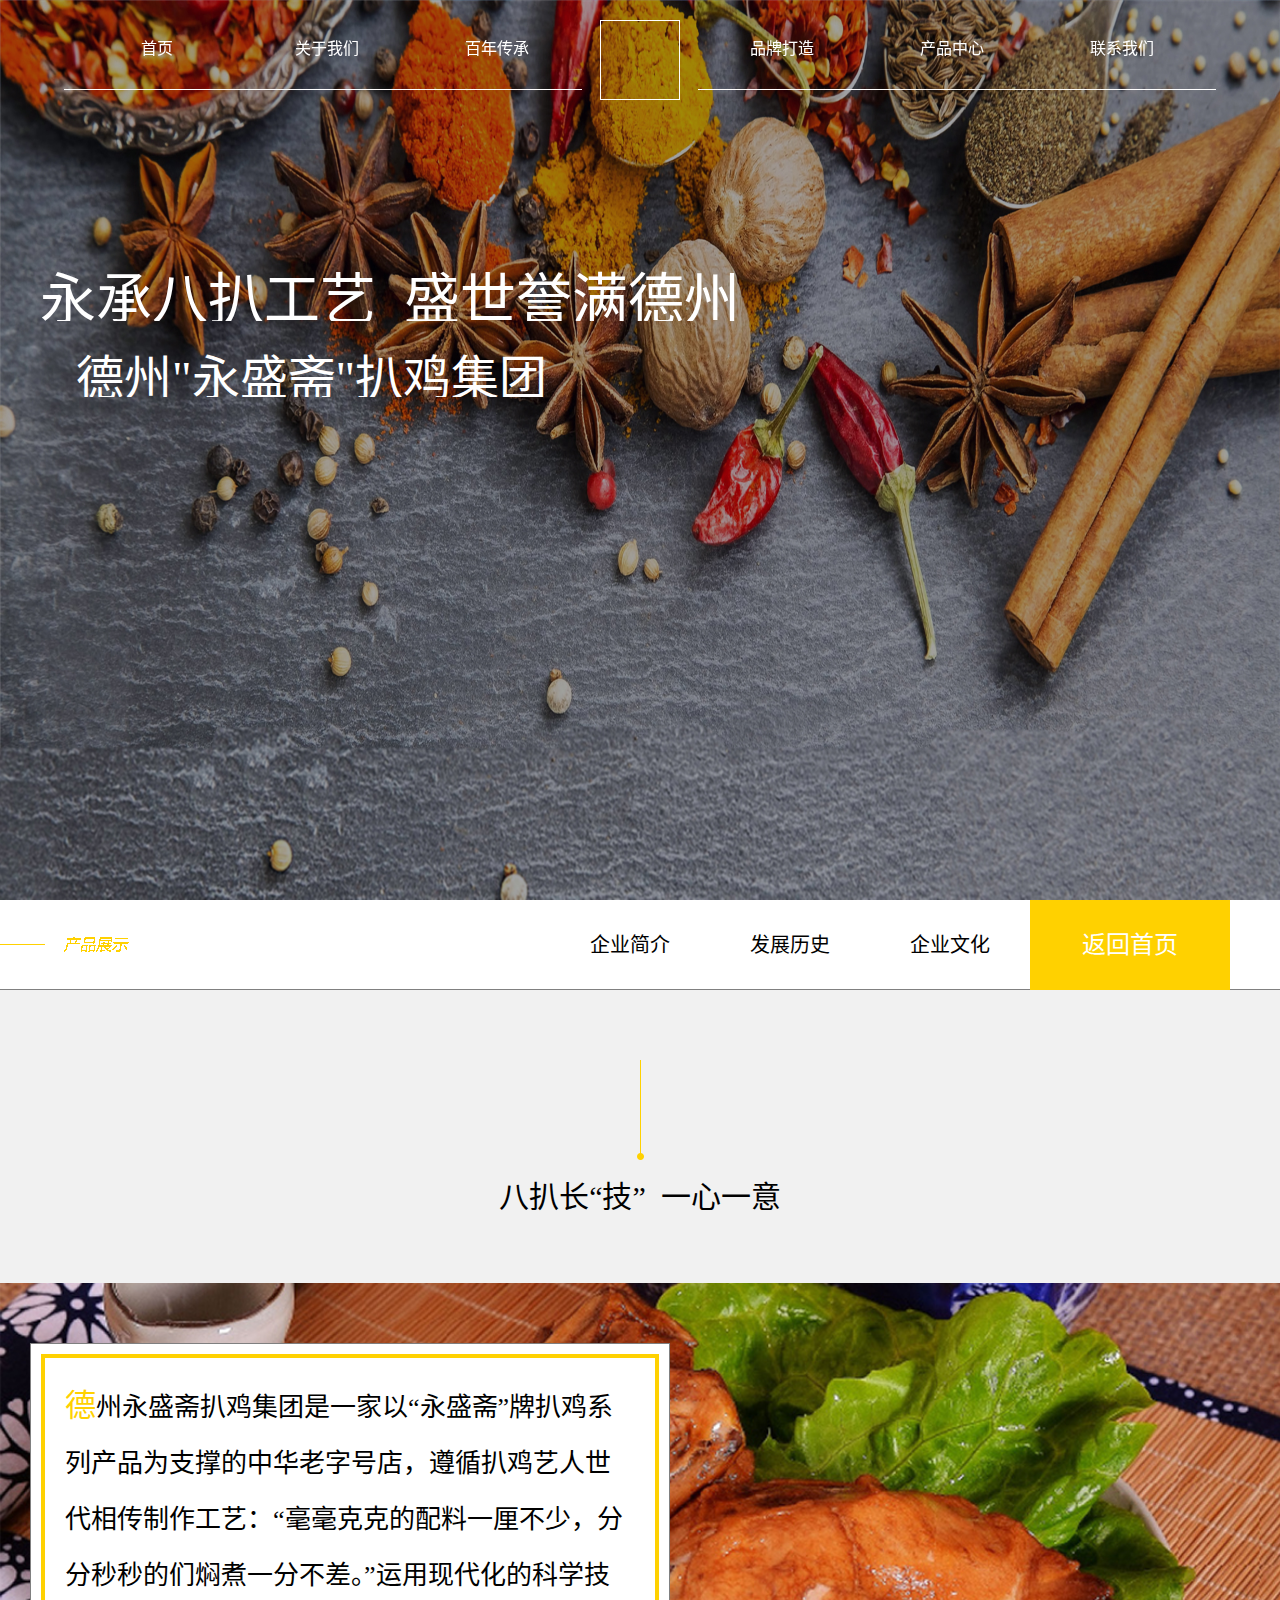
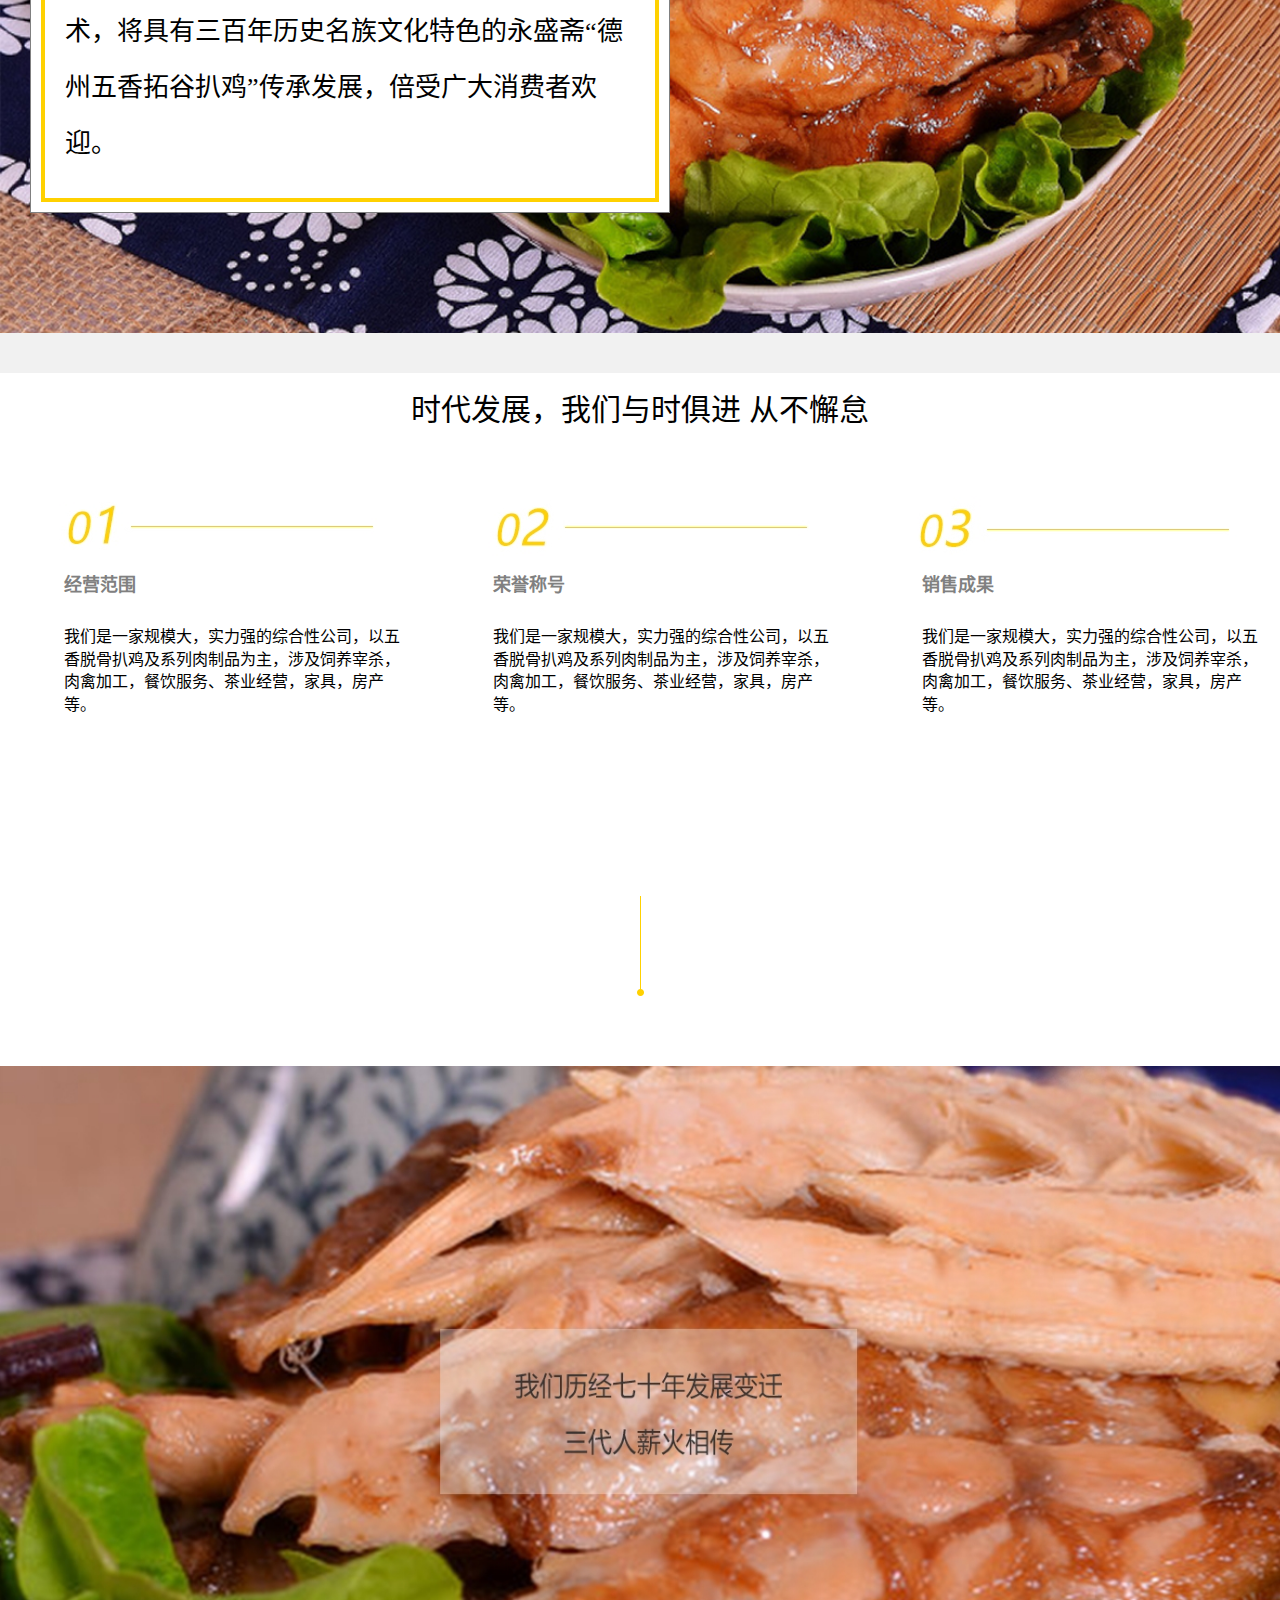
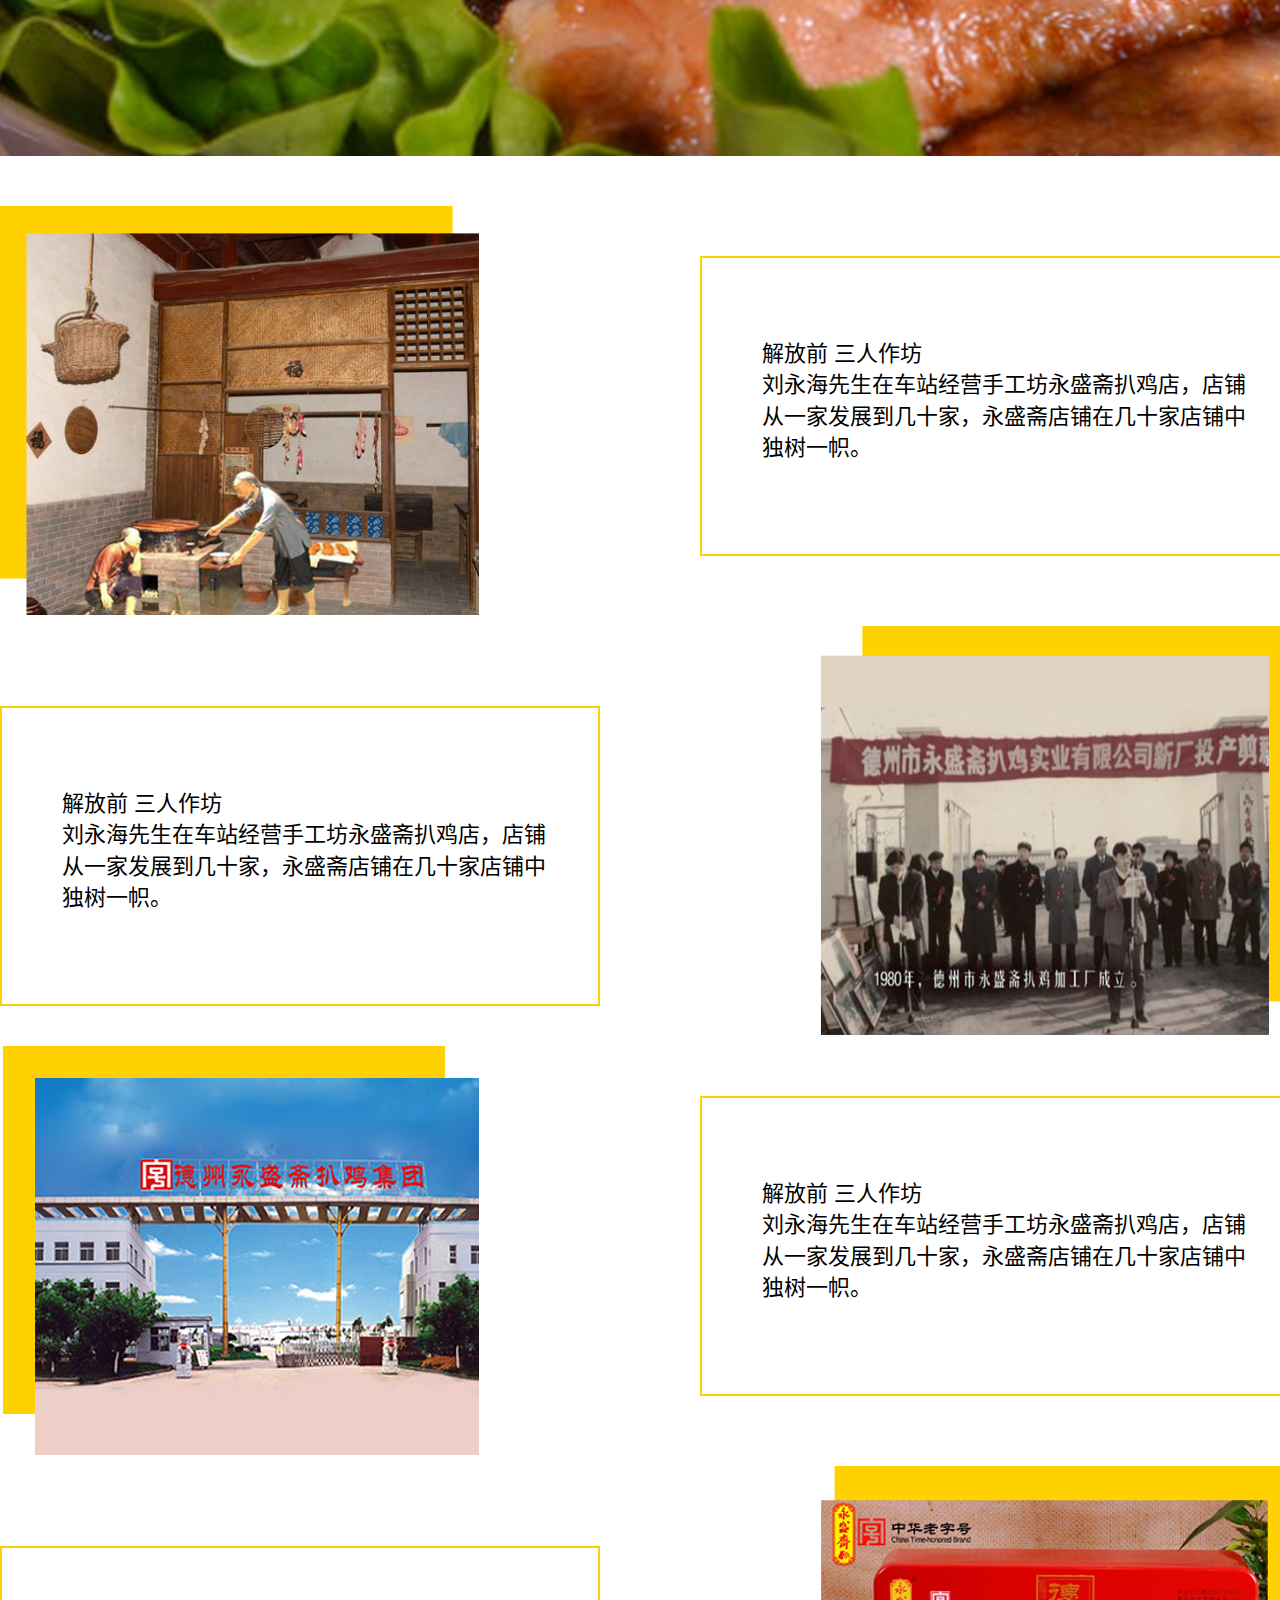
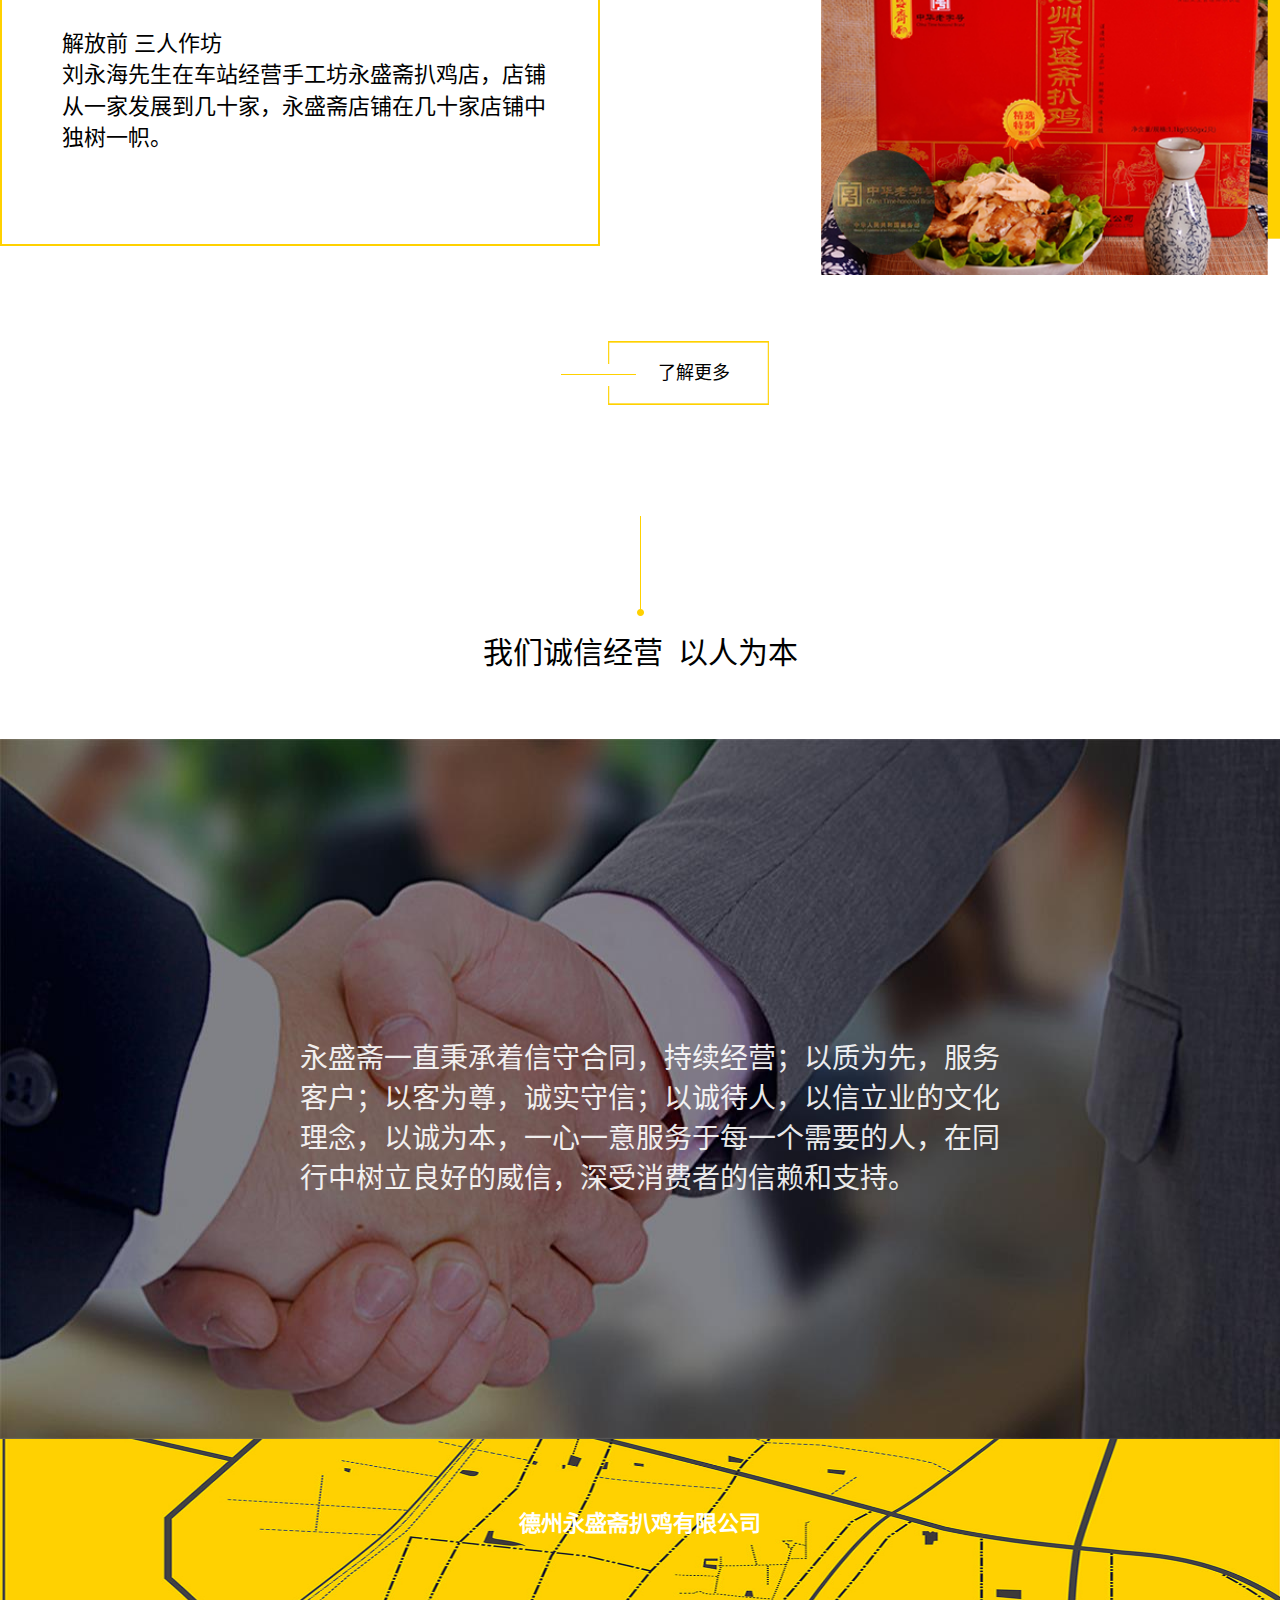
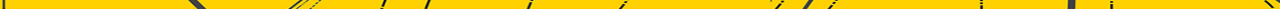
<file: 手撕鸡/关于我们（2）.html>
<!DOCTYPE html>
<html lang="zh-CN">
<head>
<meta charset="utf-8">
<title>关于我们</title>
<link rel="stylesheet" href="css/bootstrap.min.css">
<link rel="stylesheet" href="css/font-awesome.css">
<link rel="stylesheet" href="css/common.css">
<!-- <link rel="stylesheet" type="text/css" href="css/chanping.css"> -->
<script src="js/jquery-3.2.1.min.js"></script>
<script src="js/bootstrap.js"></script>
<script type="text/javascript" src="js/up.js"></script>
</head>
<style type="text/css">
    *{
    	font-family: 微软雅黑;
    	
    }
    .w2{
	width: 1300px;
	margin: 0 auto;
	position: relative;
	margin-top:70px;
   }
    .w2 img{
    	margin: 0 auto;
    	width: 1300px;
    }
    .c-box a:hover{
    	color:  #FFD100;
    }
    .c-box a:visited{
    	color:  #FFD100;
    }
	.section1{
		background: url(./images/guanyu2/bg.jpg);
		background-size: 100% 100%;
		background-repeat: no-repeat;
		
	}
	#p1,#p2{
		display: none;
	}
	.section2{
		height: 90px;
		background: #fff;
		width: 100%;
		border-bottom: 1px solid #808080;
	}

	ul>li{
		display: block;
		width: 160px;
		height: 90px;
		float: right;
		line-height: 90px;
		text-align: center;
	}
	li>a{color: #000;font-size: 20px;text-decoration: none;padding-bottom: 30px;}
    li>a:hover{border-bottom:3px solid #ffd100;color:#000;font-size:20px;text-decoration: none;}
    li>a:active{border-bottom:3px solid #ffd100;color:#000;font-size:20px;text-decoration: none;}
    .active{
    	background: #FFD100;
    	height: 90px;
    	width: 200px;
    	float: right;
    	margin-right:50px; 
    	font-size: 24px;
    	line-height: 90px;
    	text-align: center;
    	margin-left: 0px;
    }
    .active a{
    	color: #fff;
    }
    .active a:hover{
    	text-decoration: none;
    }
   .section3{
   	height: auto;
   	color: #000;
   	background: #f1f1f1;
   	padding-bottom: 40px;
   }
   .title-info{
   	position: absolute;
   	bottom: 120px;
   	left: 30px;
   	width: 640px;
   	height: 470px;
   	border: 1px solid #808080;
   	background: #fff;
   	padding: 10px 10px 10px 10px;
   }
   .title-info-m{
   	border: 4px solid #FFD100;
   	height: 100%;
   	font-size: 26px;
   	line-height: 56px;
   	padding-left:20px;
   	padding-right: 20px;
   	padding-top: 20px; 
   }
.info{
	width: 30%;
	margin-left: 3%;
	height: 300px;
	
 	padding-top: 70px;
 	padding-left: 25px;
 	padding-right: 25px;
}
.info:nth-child(1){
   background:url(./images/guanyu2/info-1.jpg);
   background-repeat: no-repeat;
   background-position: 20px -10px;
}
.info:nth-child(2){
   background:url(./images/guanyu2/info-2.jpg);
   background-repeat: no-repeat;
   background-position: 20px -20px;
}
.info:nth-child(3){
   background:url(./images/guanyu2/info-3.jpg);
   background-repeat: no-repeat;
   background-position: 20px -1px;
}
.info h4{
	color: #808080;
    font-weight: bold;
}
.info p{
	font-size: 16px;
}
.box{
	width: 100%;
	height: 400px;
	
	margin-top: 20px;
	margin-bottom: 20px;
	position: relative;
}
.box img{
	width:479px;
	height: 409px;
	
}
.kuang{
	border: 2px solid #FFD100;
	height: 300px;
	width: 600px;
	top: 30px;	
	position: absolute;
	top: 50px;
	/*right: 120px;*/
	right: 0px;
	font-size: 22px;
	padding-top: 80px;
	padding-bottom: 50px;
	padding-left: 60px;
	padding-right: 40px;
	z-index: 2;
	transition: all 1s;
}
.kuang2{
	border: 2px solid #FFD100;
	height: 300px;
	width: 600px;
	top: 80px;	
	position: absolute;
	/*left: 130px;*/
	left: 0px;
	font-size: 22px;
	padding-top: 80px;
	padding-bottom: 50px;
	padding-left: 60px;
	padding-right: 40px;
	z-index: 2;
	transition: all 1s;
}
.pic{
	
	height: 400px;
	width: 300px;
	position: absolute;
	/*left: 130px;*/
	left:0px;
	transition: all 1s;

}
.pic2{
	height: 400px;
	width: 300px;
	position: absolute;
	/*right: 300px;*/
	right:180px;
	transition: all 1s;
}
.btn{
	background:url(./images/guanyu2/kuang.png);
	width: 220px;
	height: 70px;
	background-repeat: no-repeat;
	line-height: 60px;
	padding-left: 60px;
	font-size: 18px;
	margin-left:560px;
	margin-top: 50px;
	margin-bottom: 40px;
}
.qywh{
	height: 300px;
	width: 700px;
	margin:0px auto;
    font-size: 28px;
    opacity: 0.9;
}
</style>
<body>
	<div class="topBar">
	  <div id="main">
		<div class="topBar-left fl">
			<ul>
				<li><a href="index.html">首页</a></li>
				<li><a href="关于我们.html">关于我们</a></li>
				<li><a href="关于我们（2）.html">百年传承</a></li>
			</ul>
		</div>
		<div class="topBar-center fl">
			<div style="border: 1px solid #fff;width: 80px;height: 80px;margin: 20px auto;"></div>
		</div>
		<div class="topBar-right fl">
			<ul>
				<li><a href="品牌打造.html">品牌打造</a></li>
				<li><a href="产品中心.html">产品中心</a></li>
				<li><a href="加入我们.html">联系我们</a></li>
			</ul>
		</div>
		<div style="clear: both"></div>
	  </div>
	</div>
	<div class="section section1">
  		<div class="slide slide2">
		  	<div class="w">
		  	  <div style="margin-top:250px;line-height: 100px;">
		  	     <p id="p1" style="font-size: 56px;">永承八扒工艺&nbsp;&nbsp;盛世誉满德州</p>	
		  	     <p id="p2" style="font-size: 48px;">&nbsp;&nbsp;&nbsp;德州"永盛斋"扒鸡集团</p>
		  	  </div>
		  	</div>
		</div>
	</div>
	<div class="section2">
		<img src="images/chanpin/nav.png" style="height:90px;">
		<div class="active"><a href="#">返回首页</a></div>
		<ul style="display: block;float: right;">
			<li><a href="#">企业文化</a></li>
			<li><a href="#">发展历史</a></li>
			<li><a href="#">企业简介</a></li>
		</ul>
	</div>
	<div class="section3">
		<div>
		    <center><img style="margin-top: 70px;" src="images/line.png"></center>
		  	<h2 style="text-align: center;">
			   八扒长“技”&nbsp&nbsp一心一意
			</h2>
      	</div>
      	<div class="w2" style="color: #000;min-height: 450px;">
      	  	<div class="title-info">
      	  		<div class="title-info-m">
      	  		   <span style="color: #FFD100;font-size: 1.2em;">德</span>州永盛斋扒鸡集团是一家以“永盛斋”牌扒鸡系列产品为支撑的中华老字号店，遵循扒鸡艺人世代相传制作工艺：“毫毫克克的配料一厘不少，分分秒秒的们焖煮一分不差。”运用现代化的科学技术，将具有三百年历史名族文化特色的永盛斋“德州五香拓谷扒鸡”传承发展，倍受广大消费者欢迎。
      	  		</div>
      	  	</div>
		  	<img src="./images/guanyu2/title.jpg">
		</div>
	</div>
	<div class="section4">
		<div>
		  	<h2 style="text-align: center;color:#000;">
			   时代发展，我们与时俱进&nbsp;从不懈怠
			</h2>
		</div>
      	<div class="w2" style="color: #000;min-height:330px;">
      	  	<div class="info fl">
            	<h4>经营范围</h4><br>
            	<p>我们是一家规模大，实力强的综合性公司，以五香脱骨扒鸡及系列肉制品为主，涉及饲养宰杀，肉禽加工，餐饮服务、茶业经营，家具，房产等。</p>
      	  	</div>
      	  	<div class="info fl">
                <h4>荣誉称号</h4><br>
                <p>我们是一家规模大，实力强的综合性公司，以五香脱骨扒鸡及系列肉制品为主，涉及饲养宰杀，肉禽加工，餐饮服务、茶业经营，家具，房产等。</p>
      	  	</div>
      	  	<div class="info fl">
                <h4>销售成果</h4><br>
                <p>我们是一家规模大，实力强的综合性公司，以五香脱骨扒鸡及系列肉制品为主，涉及饲养宰杀，肉禽加工，餐饮服务、茶业经营，家具，房产等。</p>
      	  	</div>	
		</div>
	</div>
	<div class="section5">
		<div>
		    <center><img style="margin-top: 70px;" src="images/line.png"></center>
      	</div>
      	<div class="w2" style="color: #000;min-height:720px;">
      	  	<img src="./images/guanyu2/chuancheng.jpg">
		</div>
	</div>
	<div class="section6">	
      	<div class="w2" style="color:#000;min-height:690px;margin-top: 0px;	">
      	  	<div class="box">
      	  		<div class="kuang">
      	  			解放前&nbsp;三人作坊<br>
      	  			<p>刘永海先生在车站经营手工坊永盛斋扒鸡店，店铺从一家发展到几十家，永盛斋店铺在几十家店铺中独树一帜。</p>
      	  		</div>
      	  		<div class="pic">
      	  			<img src="./images/guanyu2/1.png">
      	  		</div>
      	  	</div>
      	  	<div class="box">
      	  		<div class="kuang2">
      	  			解放前&nbsp;三人作坊<br>
      	  			<p>刘永海先生在车站经营手工坊永盛斋扒鸡店，店铺从一家发展到几十家，永盛斋店铺在几十家店铺中独树一帜。</p>
      	  		</div>
      	  		<div class="pic2">
      	  			<img src="./images/guanyu2/2.png">
      	  		</div>
      	  	</div>
      	  	<div class="box">
      	  		<div class="kuang">
      	  			解放前&nbsp;三人作坊<br>
      	  			<p>刘永海先生在车站经营手工坊永盛斋扒鸡店，店铺从一家发展到几十家，永盛斋店铺在几十家店铺中独树一帜。</p>
      	  		</div>
      	  		<div class="pic">
      	  			<img src="./images/guanyu2/3.png">
      	  		</div>
      	  	</div>
      	  	<div class="box">
      	  		<div class="kuang2">
      	  			解放前&nbsp;三人作坊<br>
      	  			<p>刘永海先生在车站经营手工坊永盛斋扒鸡店，店铺从一家发展到几十家，永盛斋店铺在几十家店铺中独树一帜。</p>
      	  		</div>
      	  		<div class="pic2">
      	  			<img src="./images/guanyu2/4.png">
      	  		</div>
      	  	</div>
      	  	<div class="btn">了解更多</div>
  		</div>
	</div>
	<div class="section7">
		<div>
		    <center><img style="margin-top: 70px;" src="images/line.png"></center>
		  	<h2 style="text-align: center;color: #000;">
			   我们诚信经营&nbsp&nbsp以人为本
			</h2>
      	</div>
      	<div class="w2" style="color: #000;height:700px;width: 1300px;background:url(./images/guanyu2/bg2.jpg);background-repeat: no-repeat;background-size: 100% 100%;margin-bottom: 0px;color: #fff;padding-top: 300px;">
      	   <div class="qywh">
      	  	永盛斋一直秉承着信守合同，持续经营；以质为先，服务客户；以客为尊，诚实守信；以诚待人，以信立业的文化理念，以诚为本，一心一意服务于每一个需要的人，在同行中树立良好的威信，深受消费者的信赖和支持。
      	   </div>
		</div>
	</div>
	<div id="back-up" onclick="GoTop()">
		<img src="./images/arr.png" style="margin-left:11px;height: 90px;width: 8px;">
		<p style="color: #000;text-align: center;">返回顶部</p>
	</div>
	<div class="bottom">
		<p>德州永盛斋扒鸡有限公司</p>
	</div>
	

</body>
<!-- <script type="text/javascript" src="js/fullpagescroll.js"></script>  -->
<script type="text/javascript">
 	/*现在是导航的UI效果 */ 
   $(window).scroll(function(){
		var tp = $(window).scrollTop();
		var tp2=$(".section6").offset().top;
		if(tp == 0){
			$('.topBar').css({'opacity':'1','background':'transparent'});
			$("#back-up").css("display","none");
		}else{
			$('.topBar').css({'opacity':'0.8','background':'#DDD'});
			$("#back-up").css("display","block");
		}
		if (tp2-tp<=200){
			$('.kuang').css("right","120px");
		    $('.pic').css("left","130px");
		    $('.kuang2').css("left","130px");
		    $('.pic2').css("right","300px");
		}

	});
  /* 开场动画效果*/

	$("#p1").add("#p2").slideDown(1500);
 </script> 

</html>
</file>
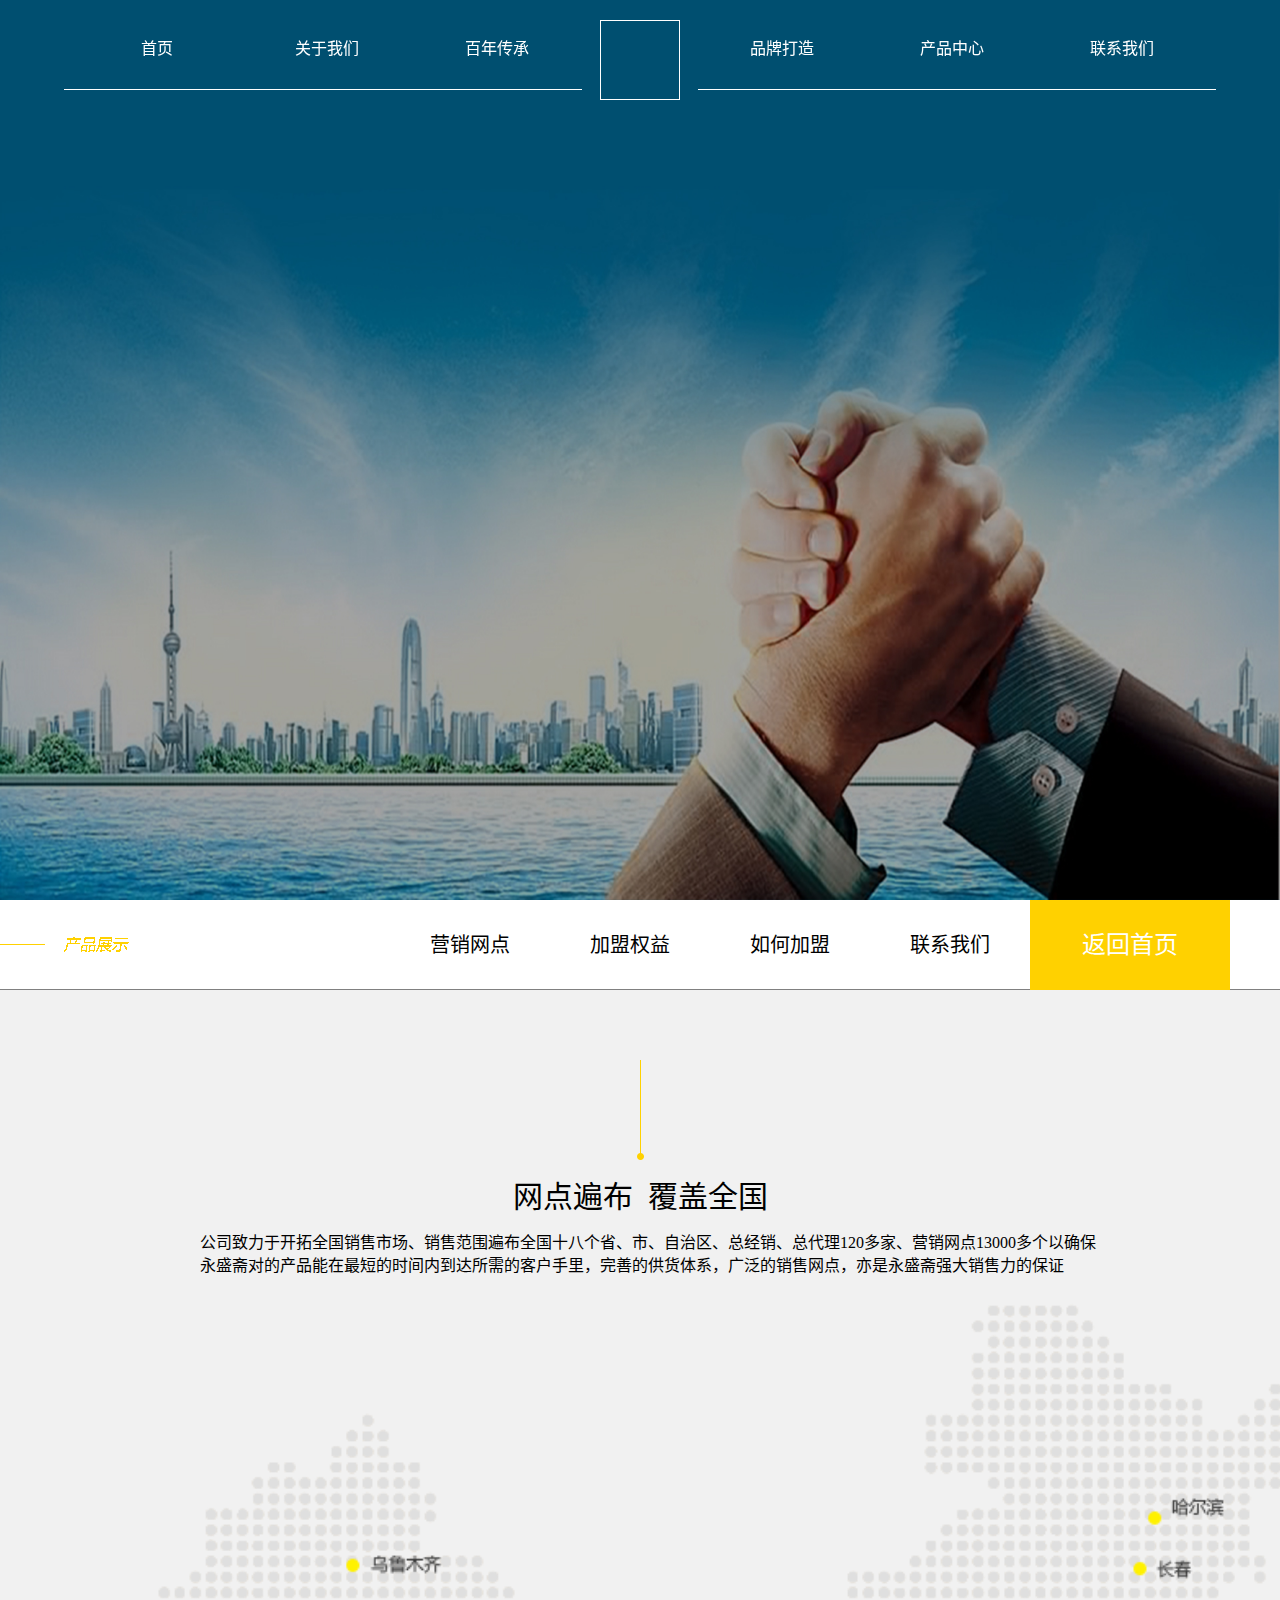
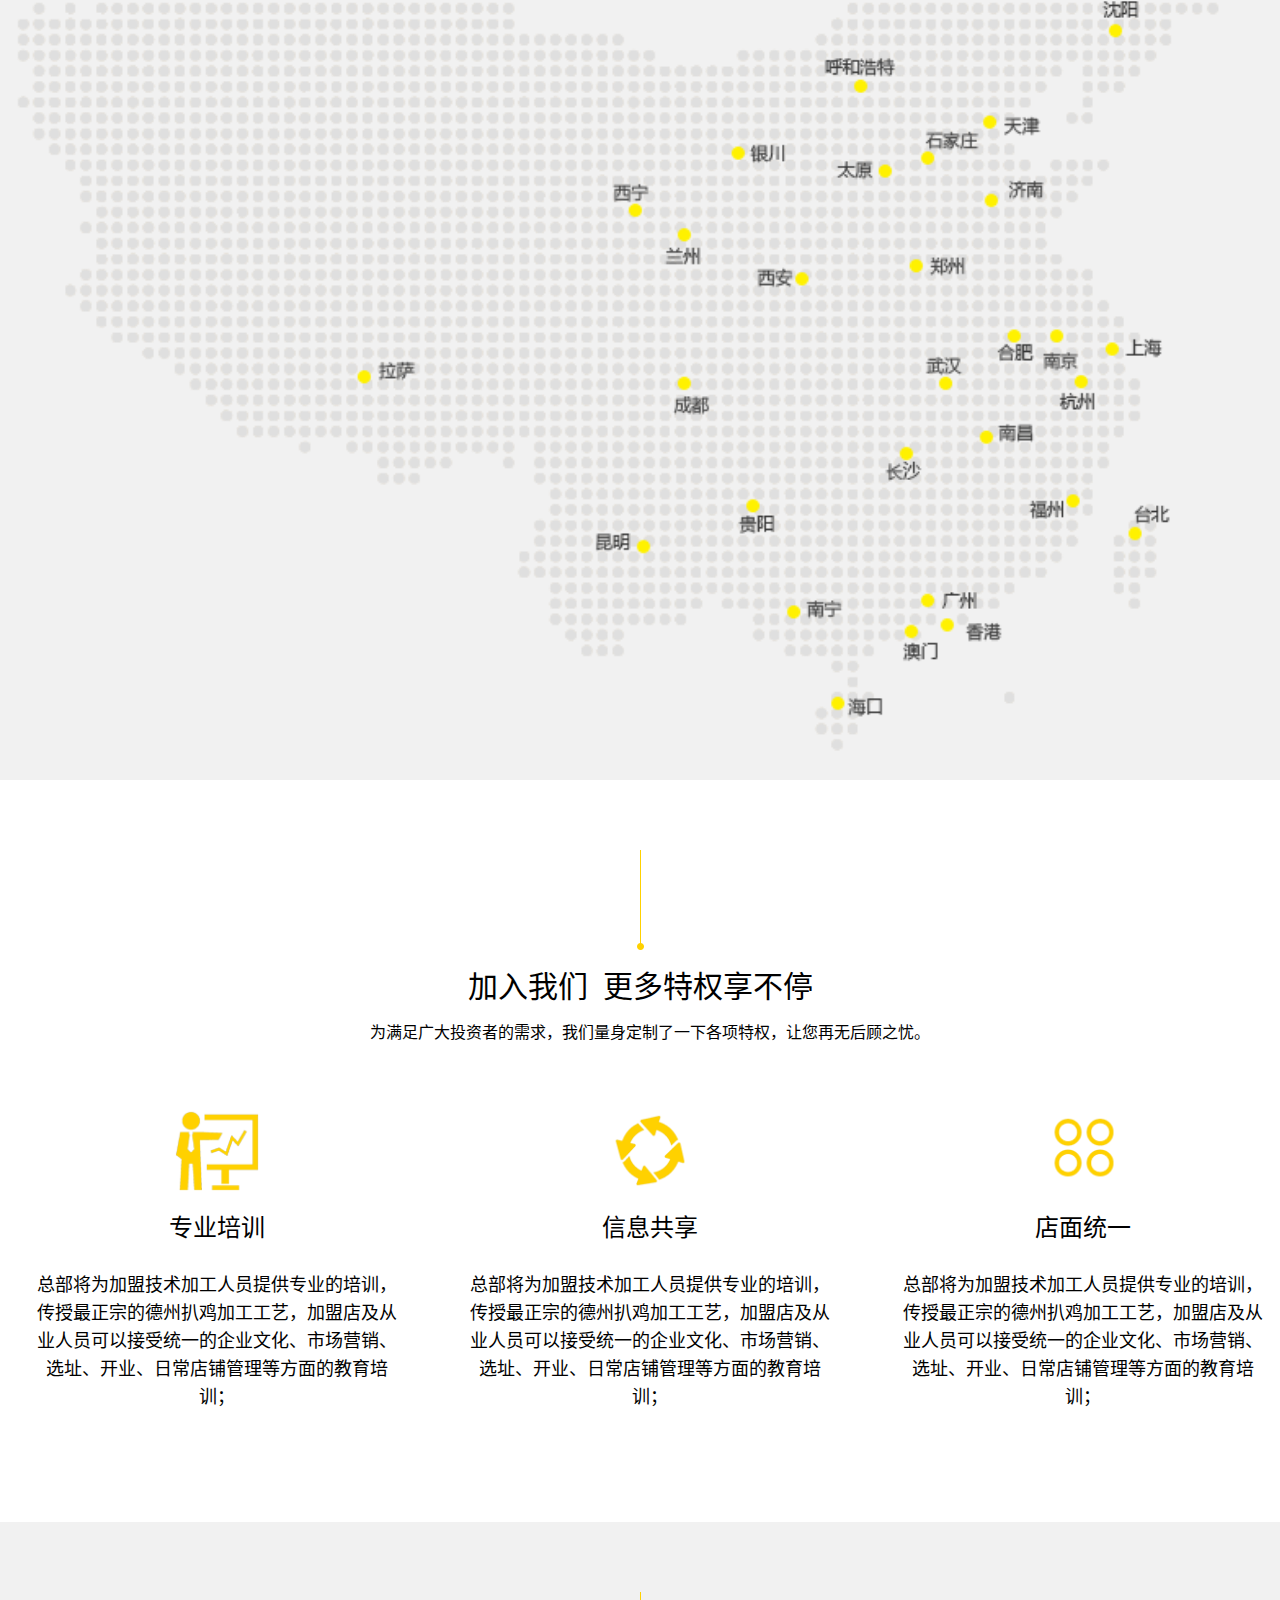
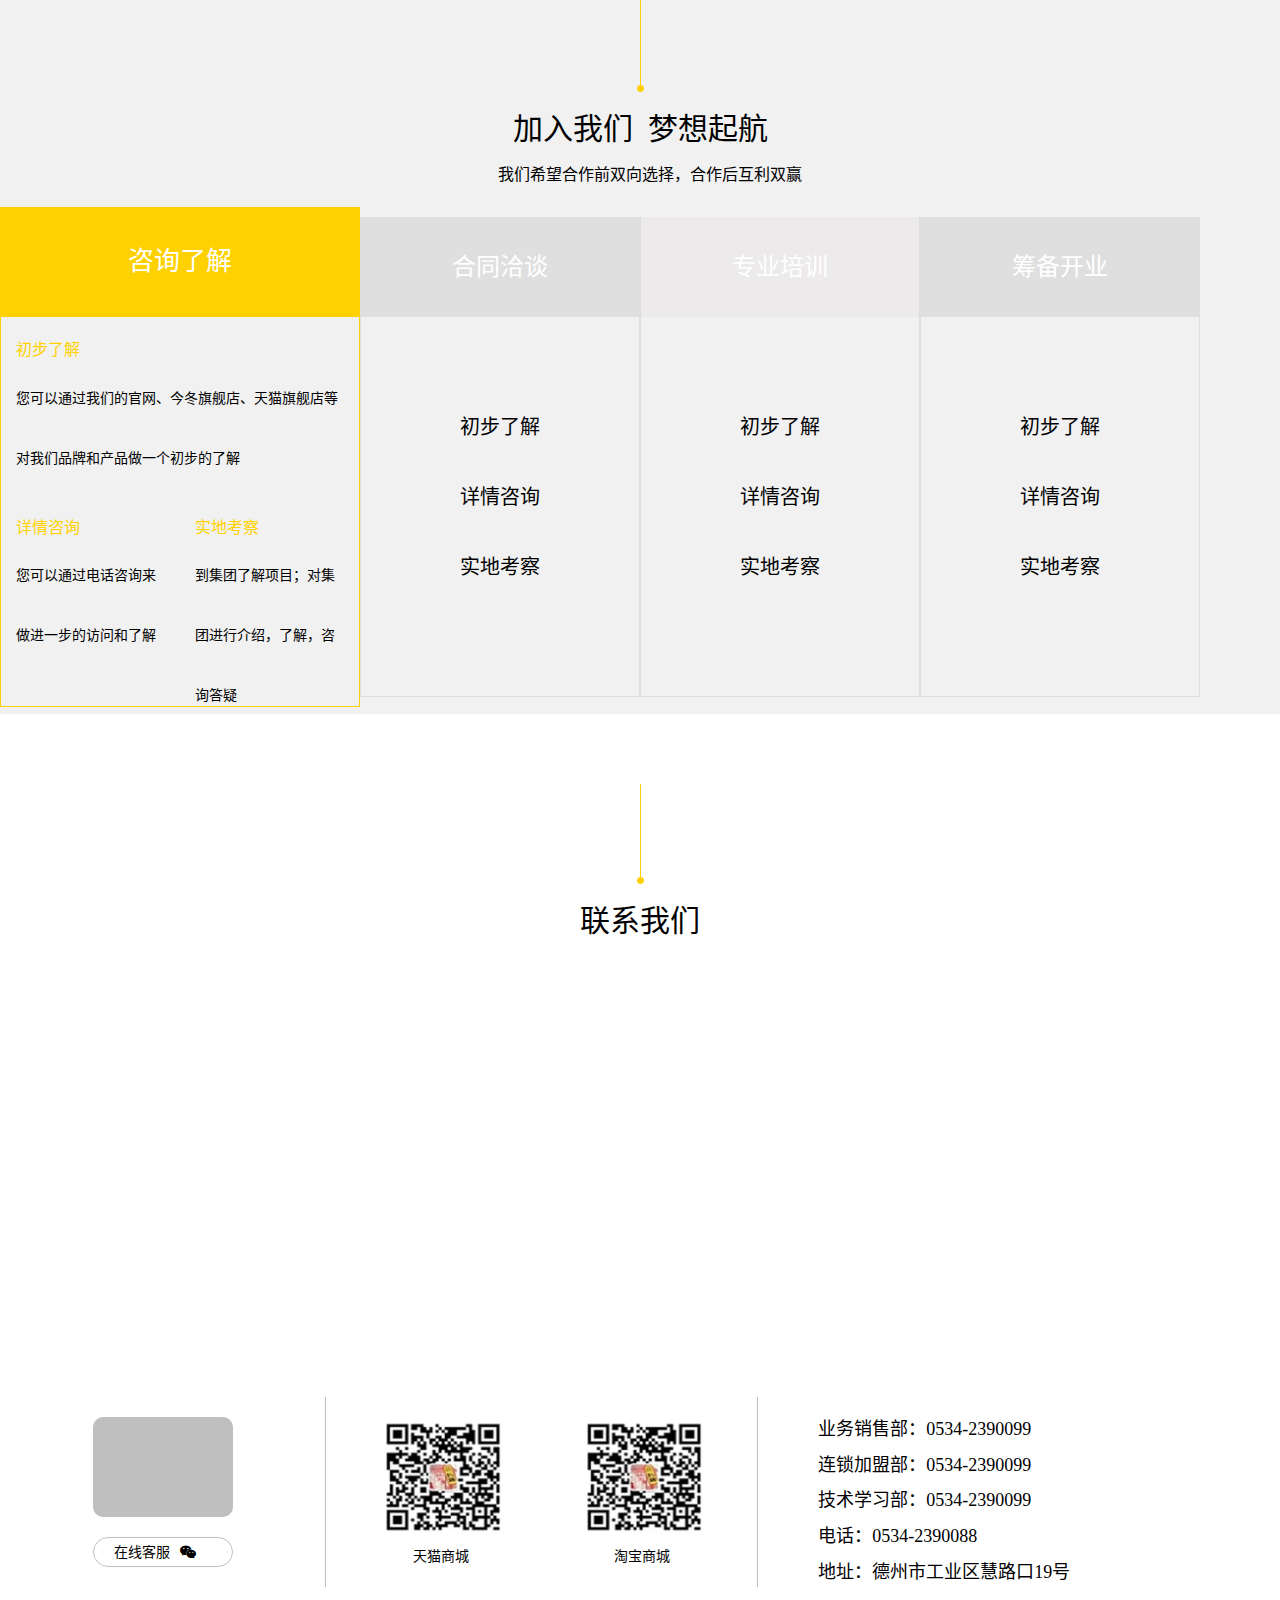
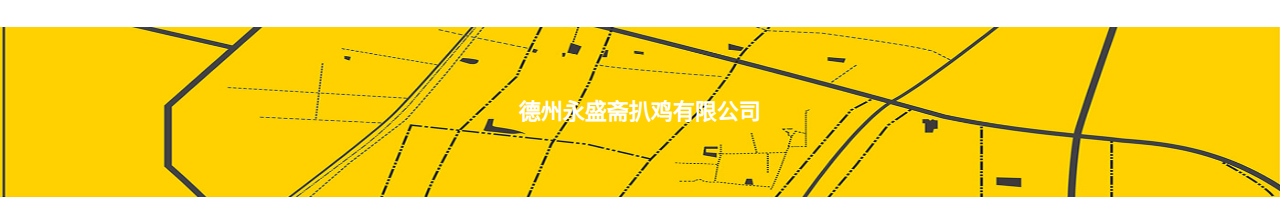
<file: 手撕鸡/加入我们.html>
<!DOCTYPE html>
<html lang="zh-CN">
<head>
<meta charset="utf-8">
<title>加入我们</title>
<link rel="stylesheet" href="css/bootstrap.min.css">
<link rel="stylesheet" href="css/font-awesome.css">
<link rel="stylesheet" href="css/common.css">
<!-- <link rel="stylesheet" type="text/css" href="css/chanping.css"> -->
<script src="js/jquery-3.2.1.min.js"></script>
<script src="js/bootstrap.js"></script>
<script type="text/javascript" src="js/up.js"></script>
<script type="text/javascript" src="http://api.map.baidu.com/api?v=2.0&ak=3i1F5GolEy0BzX9CUgDCrqUBvGWut9Kr"></script>
</head>
<style type="text/css">
    *{
    	font-family: 微软雅黑;
    	
    }
    .w2{
	width: 1300px;
	margin: 0 auto;
	position: relative;
	margin-top:70px;
   }
    .w2 img{
    	margin: 0 auto;
    	width: 1300px;
    }
    .c-box a:hover{
    	color:  #FFD100;
    }
    .c-box a:visited{
    	color:  #FFD100;
    }
	.section1{
		background: url(./images/join/bg4.jpg);
		background-size: 100% 100%;
		background-repeat: no-repeat;
		
	}
	#p1,#p2{
		display: none;
	}
	.section2{
		height: 90px;
		background: #fff;
		width: 100%;
		border-bottom: 1px solid #808080;
	}

	ul>li{
		display: block;
		width: 160px;
		height: 90px;
		float: right;
		line-height: 90px;
		text-align: center;
	}
	li>a{color: #000;font-size: 20px;text-decoration: none;padding-bottom: 30px;}
    li>a:hover{border-bottom:3px solid #ffd100;color:#000;font-size:20px;text-decoration: none;}
    li>a:active{border-bottom:3px solid #ffd100;color:#000;font-size:20px;text-decoration: none;}
    .active{
    	background: #FFD100;
    	height: 90px;
    	width: 200px;
    	float: right;
    	margin-right:50px; 
    	font-size: 24px;
    	line-height: 90px;
    	text-align: center;
    	margin-left: 0px;
    }
    .active a{
    	color: #fff;
    }
    .active a:hover{
    	text-decoration: none;
    }
    .section3{
    	background:#F1F1F1;
    }
    .box{
        padding-top:40px;height: 420px;margin-top: 20px;padding-left: 30px;padding-right: 30px;
    }
     .box img{
       height: 90px;
       width: 90px;
       margin: 0 auto;
    }
      .box p{
      text-align: center;
      font-size: 18px;
      line-height: 28px;
    }
    .section5{
    	background:#F1F1F1;
    }
    .info{
    	 margin-top: 30px;
    	width: 280px;
    	height: 480px;
    	border-right: 1px solid #DDDDDD;
    	border-bottom: 1px solid #DDDDDD;
    	border-left: 1px solid #DDDDDD;
    }
    
    .active2{
    	margin-top: 20px;
    	width: 360px;
    	height: 500px;
    	border-right: 1px solid #ffd101;
    	border-bottom: 1px solid #ffd101;
    	border-left:1px solid #ffd101;
    }

    .info-t{
    	height: 100px;
    	background:#dfdfdf;
    	line-height: 100px;
    	font-size: 24px;
    	color: #fff;
    	text-align: center;
    }
   
    .info-t2{
    	height: 100px;
    	background:#eceaeb;
    	line-height: 100px;
    	font-size: 24px;
    	color: #fff;
    	text-align: center;
    }
     .active2>.info-t{
    	height: 110px;
    	background:#ffd101;
    	line-height: 110px;
    	font-size: 26px;
    	color: #fff;
    	text-align: center;
    }
    .active2>.info-t2{
    	height: 110px;
    	background:#ffd101;
    	line-height: 110px;
    	font-size: 26px;
    	color: #fff;
    	text-align: center;
    }
    .info-m{
        padding-top:80px;
        padding-bottom: 80px;
    }
    .info-m p{
        line-height: 60px;
        font-size: 20px;
        text-align: center;
    }
    #allmap {width: 1200px;height:400px;overflow: hidden;margin:20px auto;font-family:"微软雅黑";}
    #wrap{
    	height: 250px;
    	padding-top: 20px;
    	padding-bottom: 20px;
    }
    #wrap>div{
    	height: 220px;
    	padding-top: 20px;
    	padding-bottom: 20px;

    }
     #wrap>div:nth-child(2){
    	border-left:1px solid #bfbfbf; 
    	height: 190px;
    	border-right:1px solid #bfbfbf; 

    }
    .kf{
    	width: 140px;
        margin: 0 auto;
        height: 100px;
        border-radius: 10px 10px;
        background:#bfbfbf;
    }
    .kf{
    	width: 140px;
        margin: 0 auto;
        height: 100px;
        border-radius: 10px 10px;
        background:#bfbfbf;
    }
    .kf:nth-child(2){
    	width: 140px;
        margin: 20px auto;
        height: 30px;
        border-radius: 15px 15px;
        border:1px solid #bfbfbf;
         background:#fff;
         line-height: 30px;
         padding-left: 20px;
    }
    #link img{
       width: 120px;
       height: 120px;
       margin-left:27px;
        margin-bottom:10px;

    }
     #link p{
      text-align: center;
    }
    #call{
    	padding-left:60px;
    	font-size: 18px;
    }
    .active2 h3{
    	text-align: left;
    	color:#ffd101;
    	font-size: 16px; 
    }
    .active2 p{
    	text-align: left;
    	font-size: 14px;
    }
     .active2 .info-m{
    	padding-top: 4px;
    }
    .info .info-m-1{
    	display:block;
    }
    .info .info-m-2{
    	display:none;
    }
    .active2 .info-m-1{
    	display:none;
    }
    .active2 .info-m-2{
    	display:block;
    }
</style>
<body>
	<div class="topBar">
	  <div id="main">
		<div class="topBar-left fl">
			<ul>
				<li><a href="index.html">首页</a></li>
        <li><a href="关于我们.html">关于我们</a></li>
        <li><a href="关于我们（2）.html">百年传承</a></li>
			</ul>
		</div>
		<div class="topBar-center fl">
			<div style="border: 1px solid #fff;width: 80px;height: 80px;margin: 20px auto;"></div>
		</div>
		<div class="topBar-right fl">
			<ul>
				<li><a href="品牌打造.html">品牌打造</a></li>
        <li><a href="产品中心.html">产品中心</a></li>
        <li><a href="加入我们.html">联系我们</a></li>
			</ul>
		</div>
		<div style="clear: both"></div>
	  </div>
	</div>
	<div class="section section1">
  		<div class="slide slide2">
		  	<div class="w">
		  	  <div style="margin-top:250px;line-height: 100px;">
		  	     <p id="p1" style="font-size: 56px;">给自己一个机会</p>	
		  	     <p id="p2" style="font-size: 48px;">&nbsp;&nbsp;&nbsp;给梦想一个起点</p>
		  	  </div>
		  	</div>
		</div>
	</div>
	<div class="section2">
		<img src="images/chanpin/nav.png" style="height:90px;">
		<div class="active"><a href="#">返回首页</a></div>
		<ul style="display: block;float: right;">
			<li><a href="#">联系我们</a></li>
			<li><a href="#">如何加盟</a></li>
			<li><a href="#">加盟权益</a></li>
			<li><a href="#">营销网点</a></li>
		</ul>
	</div>
	<div class="section3">
		<div>
		    <center><img style="margin-top: 70px;" src="images/line.png"></center>
		  	<h2 style="text-align: center;color: #000;">
			   网点遍布&nbsp&nbsp覆盖全国
			</h2>
      	</div>
      	<div class="w2" style="color: #000;min-height: 450px;margin-top:19px;">
      	  	<div style="width: 900px;font-size:16px;margin: 0 auto;">公司致力于开拓全国销售市场、销售范围遍布全国十八个省、市、自治区、总经销、总代理120多家、营销网点13000多个以确保永盛斋对的产品能在最短的时间内到达所需的客户手里，完善的供货体系，广泛的销售网点，亦是永盛斋强大销售力的保证</div>
      	  	<img src="./images/join/map.png">
		</div>
	</div>
	<div class="section4">
		<div>
		    <center><img style="margin-top: 70px;" src="images/line.png"></center>
		  	<h2 style="text-align: center;color: #000;">
			   加入我们&nbsp&nbsp更多特权享不停
			</h2>
      	</div>
      	<div class="w2" style="color: #000;min-height: 500px;margin-top:19px;">
      	  	<div style="text-align:center;width:600px;font-size:16px;margin:0 auto;">为满足广大投资者的需求，我们量身定制了一下各项特权，让您再无后顾之忧。</div>
      	  	<div class="col-md-4 box">
      	  	   <center>
      	  		<img src="./images/join/tubiao.png">
      	  		<h3>专业培训</h3>
      	  		<br>
      	  	   <p>总部将为加盟技术加工人员提供专业的培训，传授最正宗的德州扒鸡加工工艺，加盟店及从业人员可以接受统一的企业文化、市场营销、选址、开业、日常店铺管理等方面的教育培训；</p>
      	  	</div>
      	  	<div class="col-md-4 box">
      	       <center>
      	  	    <img src="./images/join/tubiao2.png">
      	  	    <h3>信息共享</h3>
      	  		</center>
      	  		<br>
      	  	   <p>总部将为加盟技术加工人员提供专业的培训，传授最正宗的德州扒鸡加工工艺，加盟店及从业人员可以接受统一的企业文化、市场营销、选址、开业、日常店铺管理等方面的教育培训；</p>
      	  	</div>
      	  	<div class="col-md-4 box">
      	  	   <center>
      	  		<img src="./images/join/tubiao3.png">
      	  		<h3>店面统一</h3>
      	  	  </center>
      	  	  <br>
      	  	   <p>总部将为加盟技术加工人员提供专业的培训，传授最正宗的德州扒鸡加工工艺，加盟店及从业人员可以接受统一的企业文化、市场营销、选址、开业、日常店铺管理等方面的教育培训；</p>
      	  	</div>
		</div>
	</div>
		<div class="section5">
		<div>
		    <center><img style="margin-top: 70px;" src="images/line.png"></center>
		  	<h2 style="text-align: center;color: #000;">
			   加入我们&nbsp&nbsp梦想起航
			</h2>
      	</div>
      	<div class="w2" style="color: #000;min-height: 550px;margin-top:19px;">
      	  	<div style="text-align:center;width: 900px;font-size:16px;margin: 0 auto;">我们希望合作前双向选择，合作后互利双赢</div>
      	  	<div class="info fl  active2">
      	  		<div class="info-t2">
      	  	     咨询了解
      	  		</div>
                <div class="info-m">
                   <div class="info-m-1">
                	 <p>初步了解</p>
                	<p>详情咨询</p>
                	<p>实地考察</p> 
                  </div>
                  <div class="info-m-2">
                	<div class='col-md-12'>
                		<h3>初步了解</h3>
                	    <p>您可以通过我们的官网、今冬旗舰店、天猫旗舰店等对我们品牌和产品做一个初步的了解</p>
                	</div>
                	<div class='col-md-6'>
                		<h3>详情咨询</h3>
                	    <p>您可以通过电话咨询来做进一步的访问和了解</p>
                	</div>
                	<div class='col-md-6'>
                		<h3>实地考察</h3>
                	<p>到集团了解项目；对集团进行介绍，了解，咨询答疑</p>
                	</div>
                  </div>	
                </div>
      	  	</div>
      	  	<div class="info fl">
      	  		<div class="info-t">
      	  	     合同洽谈
      	  		</div>
                <div class="info-m">
                	<div class="info-m-1">
                	 <p>初步了解</p>
                	<p>详情咨询</p>
                	<p>实地考察</p> 
                  </div>
                  <div class="info-m-2">
                	<div class='col-md-12'>
                		<h3>初步了解</h3>
                	    <p>您可以通过我们的官网、今冬旗舰店、天猫旗舰店等对我们品牌和产品做一个初步的了解</p>
                	</div>
                	<div class='col-md-6'>
                		<h3>详情咨询</h3>
                	    <p>您可以通过电话咨询来做进一步的访问和了解</p>
                	</div>
                	<div class='col-md-6'>
                		<h3>实地考察</h3>
                	<p>到集团了解项目；对集团进行介绍，了解，咨询答疑</p>
                	</div>
                  </div>	
                </div>
      	  	</div>
      	  	<div class="info fl">
      	  		<div class="info-t2">
      	  	     专业培训
      	  		</div>
      	  		<div class="info-m">
      	  			<div class="info-m-1">
                	 <p>初步了解</p>
                	<p>详情咨询</p>
                	<p>实地考察</p> 
                  </div>
                  <div class="info-m-2">
                	<div class='col-md-12'>
                		<h3>初步了解</h3>
                	    <p>您可以通过我们的官网、今冬旗舰店、天猫旗舰店等对我们品牌和产品做一个初步的了解</p>
                	</div>
                	<div class='col-md-6'>
                		<h3>详情咨询</h3>
                	    <p>您可以通过电话咨询来做进一步的访问和了解</p>
                	</div>
                	<div class='col-md-6'>
                		<h3>实地考察</h3>
                	<p>到集团了解项目；对集团进行介绍，了解，咨询答疑</p>
                	</div>
                  </div>	
      	  		</div>
      	  	</div>
      	  	<div class="info fl">
      	  		<div class="info-t">
      	  	     筹备开业
      	  		</div>
      	  		<div class="info-m">
      	  			<div class="info-m-1">
                	 <p>初步了解</p>
                	<p>详情咨询</p>
                	<p>实地考察</p> 
                  </div>
                  <div class="info-m-2">
                	<div class='col-md-12'>
                		<h3>初步了解</h3>
                	    <p>您可以通过我们的官网、今冬旗舰店、天猫旗舰店等对我们品牌和产品做一个初步的了解</p>
                	</div>
                	<div class='col-md-6'>
                		<h3>详情咨询</h3>
                	    <p>您可以通过电话咨询来做进一步的访问和了解</p>
                	</div>
                	<div class='col-md-6'>
                		<h3>实地考察</h3>
                	<p>到集团了解项目；对集团进行介绍，了解，咨询答疑</p>
                	</div>
                  </div>	
      	  		</div>
      	  	</div>
	</div>
	</div>
	<div class="section6">
		<div>
		    <center><img style="margin-top: 70px;" src="images/line.png"></center>
		  	<h2 style="text-align: center;color: #000;">
			   联系我们
			</h2>
      	</div>
      	<div id="allmap"></div>
    </div>
    <div class="section7">
		
      	<div class="w2" id="wrap" style="color: #000;min-height: 250px;margin-top: 20px;">
      	  	<div class="col-md-3">
      	  		<div class="kf"></div>
      	  		<div class="kf">在线客服&nbsp;&nbsp;&nbsp;<span style="text-align: right;" class="fa fa-wechat"></span></div>
      	  	</div>
      	  	<div id="link" class="col-md-4">
      	  		<div class="col-md-6">
      	  			<img src="./images/join/taobao.jpg">
      	  			<p>天猫商城</p>						
      	  		</div>
      	  		<div class="col-md-6">
      	  		<img src="./images/join/taobao.jpg">
      	  			<p>淘宝商城</p>						
      	  		</div>
      	  	</div>
      	  	<div id="call" class="col-md-5">
      	  		<p>业务销售部：0534-2390099</p>
      	  		<p>连锁加盟部：0534-2390099</p>
      	  		<p>技术学习部：0534-2390099</p>
      	  		<p>电话：0534-2390088</p>
      	  		<p>地址：德州市工业区慧路口19号</p>
      	  	</div>
		</div>
    </div>	
  <div id="back-up" onclick="GoTop()">
    <img src="./images/arr.png" style="margin-left:11px;height: 90px;width: 8px;">
    <p style="color: #000;text-align: center;">返回顶部</p>
  </div>	  	
	<div class="bottom">
		<p>德州永盛斋扒鸡有限公司</p>
	</div>
	

</body>
<!-- <script type="text/javascript" src="js/fullpagescroll.js"></script>  -->
<script type="text/javascript">
// 百度地图API功能
	var map = new BMap.Map("allmap");    // 创建Map实例
	map.centerAndZoom(new BMap.Point(112.870919,27.886876), 16);  // 初始化地图,设置中心点坐标和地图级别
	map.addControl(new BMap.MapTypeControl());   //添加地图类型控件
	map.setCurrentCity("湘潭");          // 设置地图显示的城市 此项是必须设置的
	map.enableScrollWheelZoom(true);     //开启鼠标滚轮缩放
 	/*现在是导航的UI效果 */ 
   $(window).scroll(function(){
		var tp = $(window).scrollTop();
		if(tp == 0){
      $('.topBar').css({'opacity':'1','background':'transparent'});
      $("#back-up").css("display","none");
    }else{
      $('.topBar').css({'opacity':'0.8','background':'#DDD'});
      $("#back-up").css("display","block");
    }
	});
  /* 开场动画效果*/

	$("#p1").add("#p2").slideDown(1500);
//制作滑东效果
   /*var arr=["<div class='col-md-12'><h3>初步了解</h3><p>您可以通过我们的官网、今冬旗舰店、天猫旗舰店等对我们品牌和产品做一个初步的了解</p></div><div class='col-md-6'><h3>详情咨询</h3><p>您可以通过电话咨询来做进一步的访问和了解</p></div><div class='col-md-6'><h3>实地考察</h3><p>到集团了解项目；对集团进行介绍，了解，咨询答疑</p></div>","<div class='col-md-12'><h3>初步了解</h3><p>您可以通过我们的官网、今冬旗舰店、天猫旗舰店等对我们品牌和产品做一个初步的了解</p></div><div class='col-md-6'><h3>详情咨询</h3><p>您可以通过电话咨询来做进一步的访问和了解</p></div><div class='col-md-6'><h3>实地考察</h3><p>到集团了解项目；对集团进行介绍，了解，咨询答疑</p></div>","<div class='col-md-12'><h3>初步了解</h3><p>您可以通过我们的官网、今冬旗舰店、天猫旗舰店等对我们品牌和产品做一个初步的了解</p></div><div class='col-md-6'><h3>详情咨询</h3><p>您可以通过电话咨询来做进一步的访问和了解</p></div><div class='col-md-6'><h3>实地考察</h3><p>到集团了解项目；对集团进行介绍，了解，咨询答疑</p></div>","<div class='col-md-12'><h3>初步了解</h3><p>您可以通过我们的官网、今冬旗舰店、天猫旗舰店等对我们品牌和产品做一个初步的了解</p></div><div class='col-md-6'><h3>详情咨询</h3><p>您可以通过电话咨询来做进一步的访问和了解</p></div><div class='col-md-6'><h3>实地考察</h3><p>到集团了解项目；对集团进行介绍，了解，咨询答疑</p></div>"];*/
   $(".info").bind("mouseover",function (e){
   	   $this=$(this);
       $this.addClass("active2");
       $(".info").not(this).removeClass("active2");

       e.stopPropagation();

   });
 </script> 

</html>
</file>
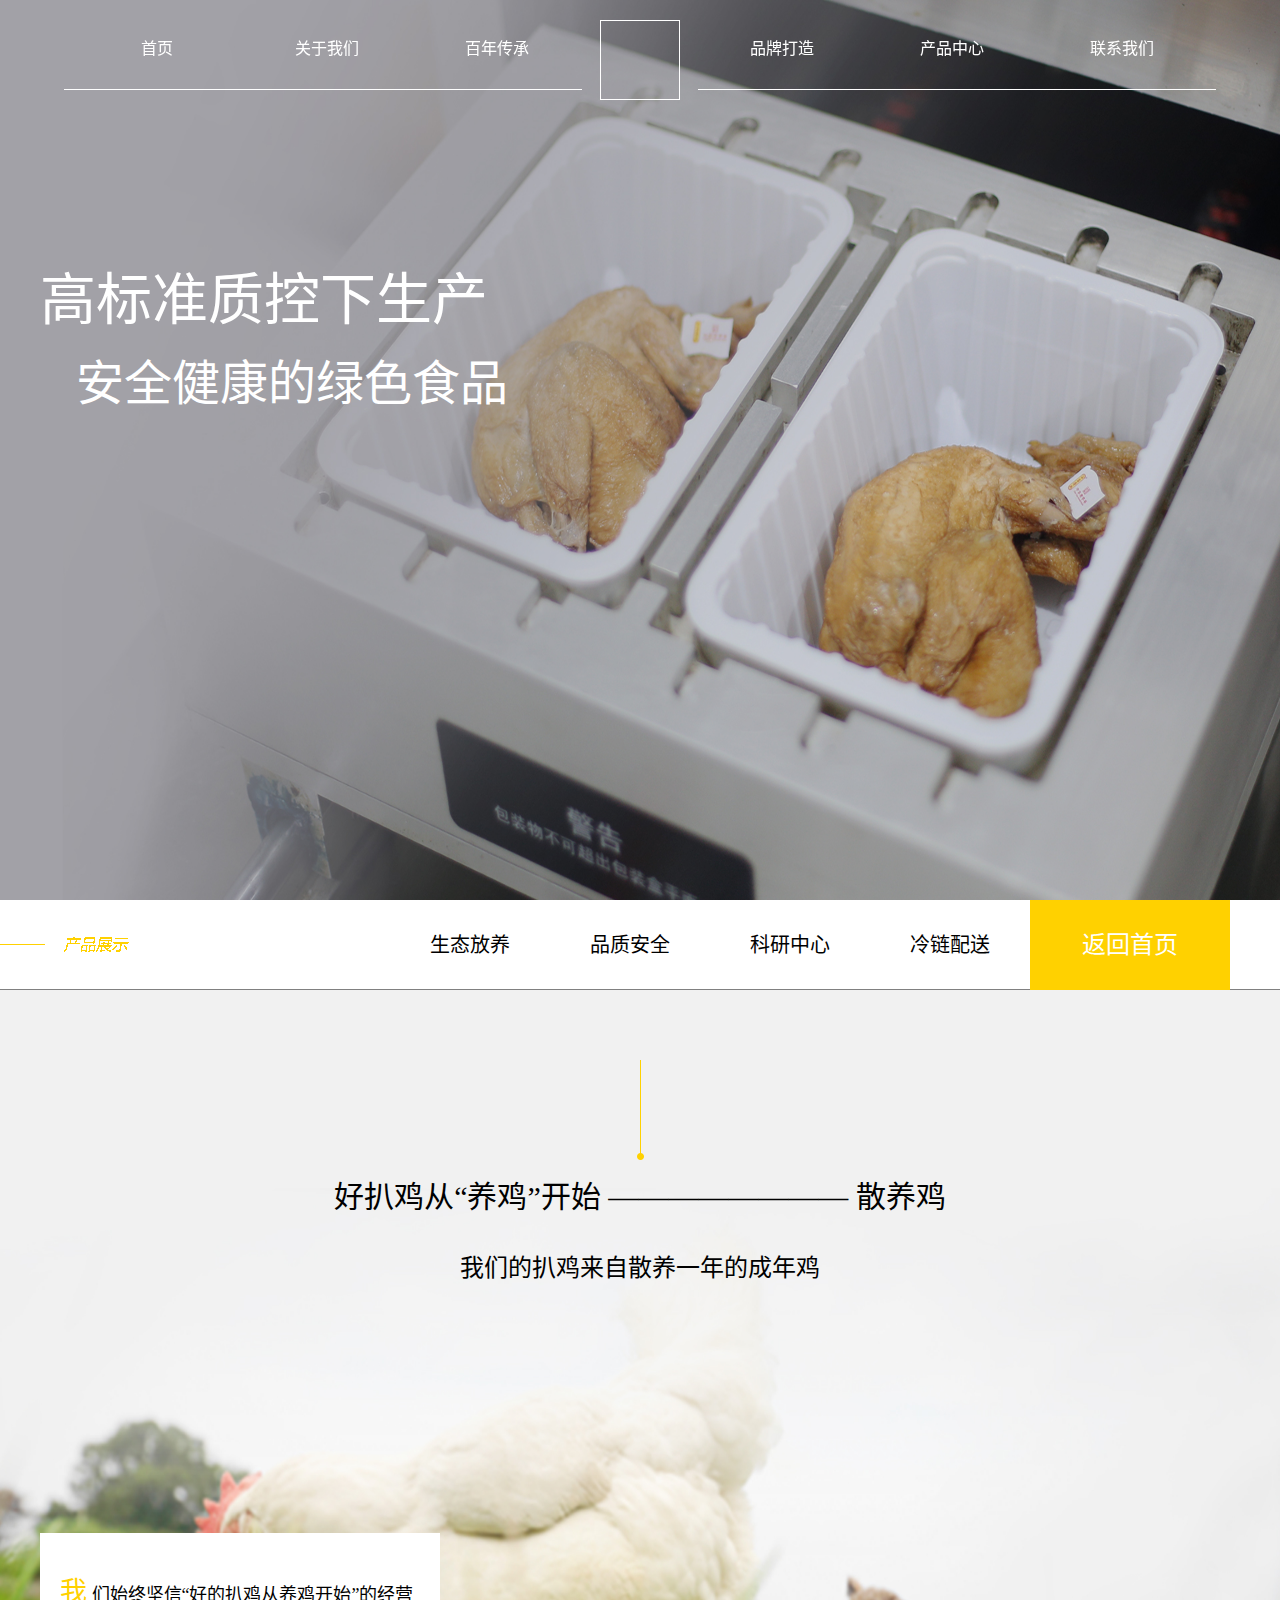
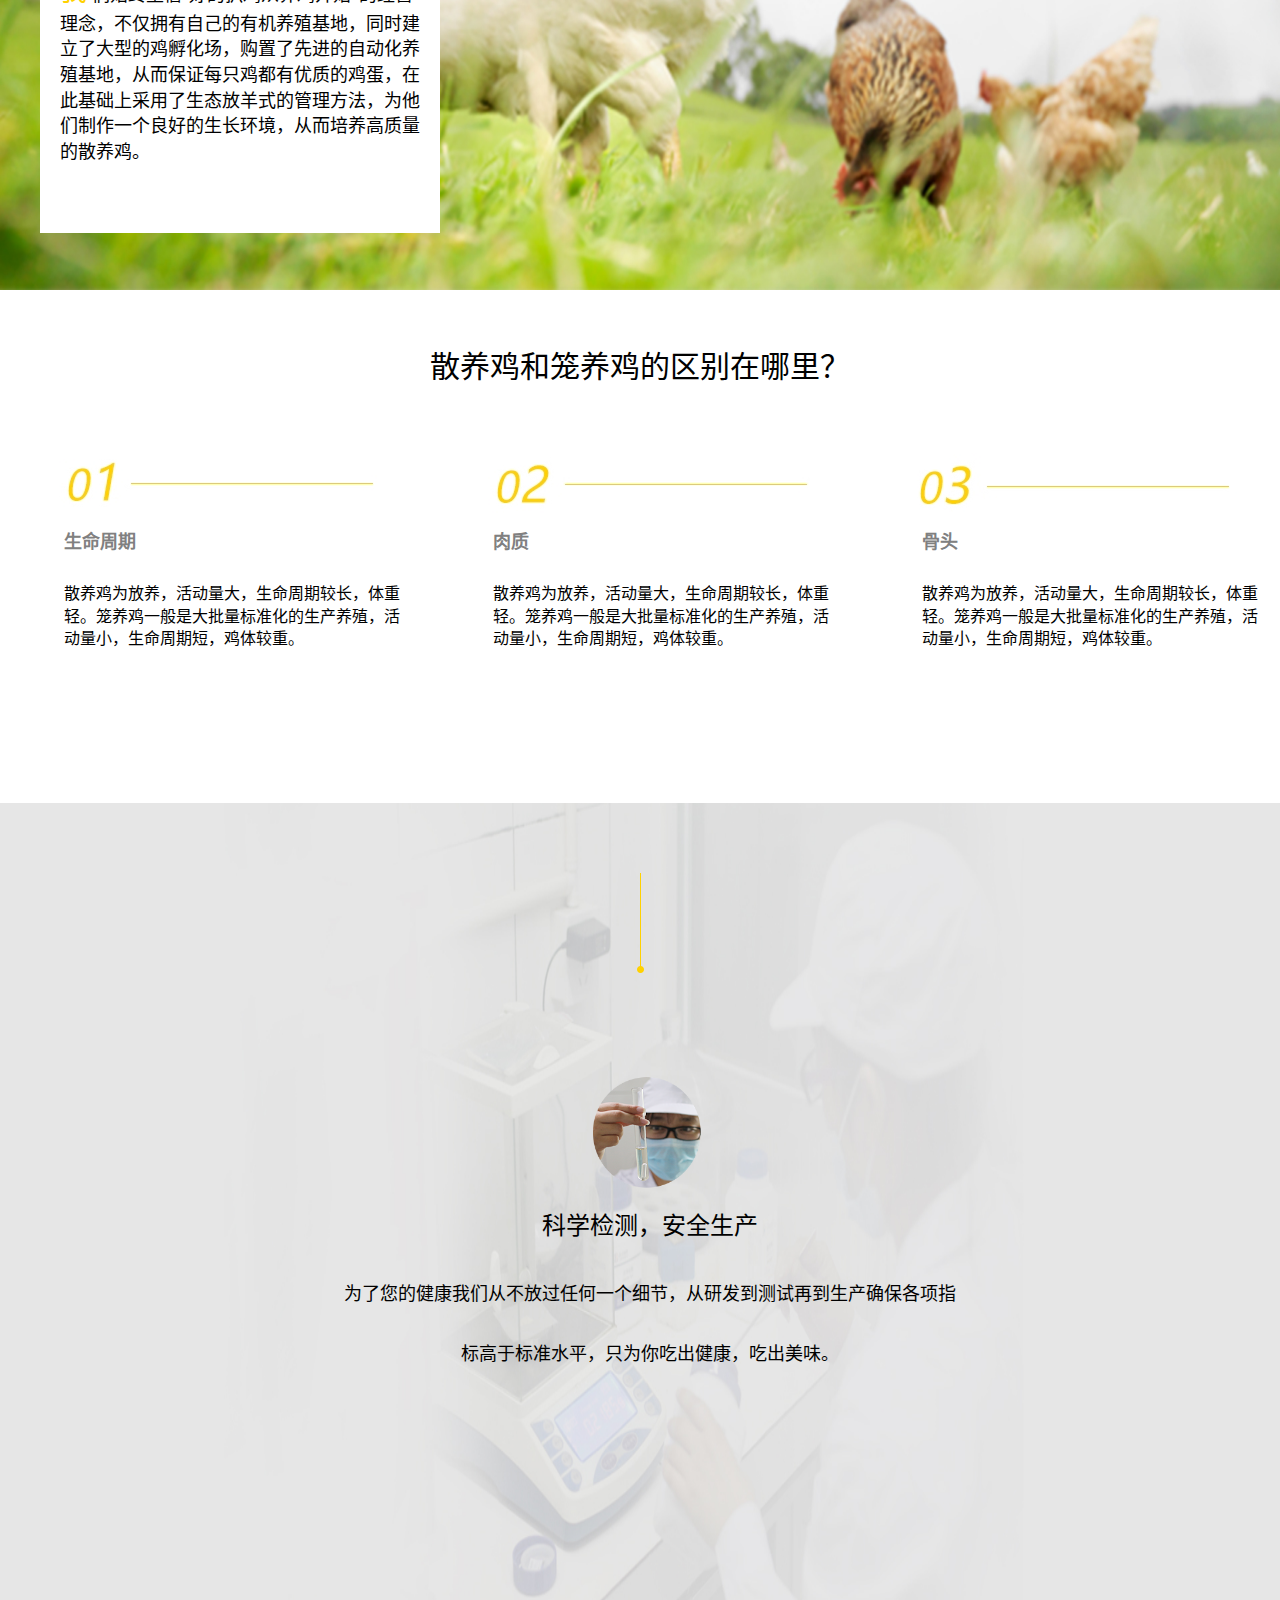
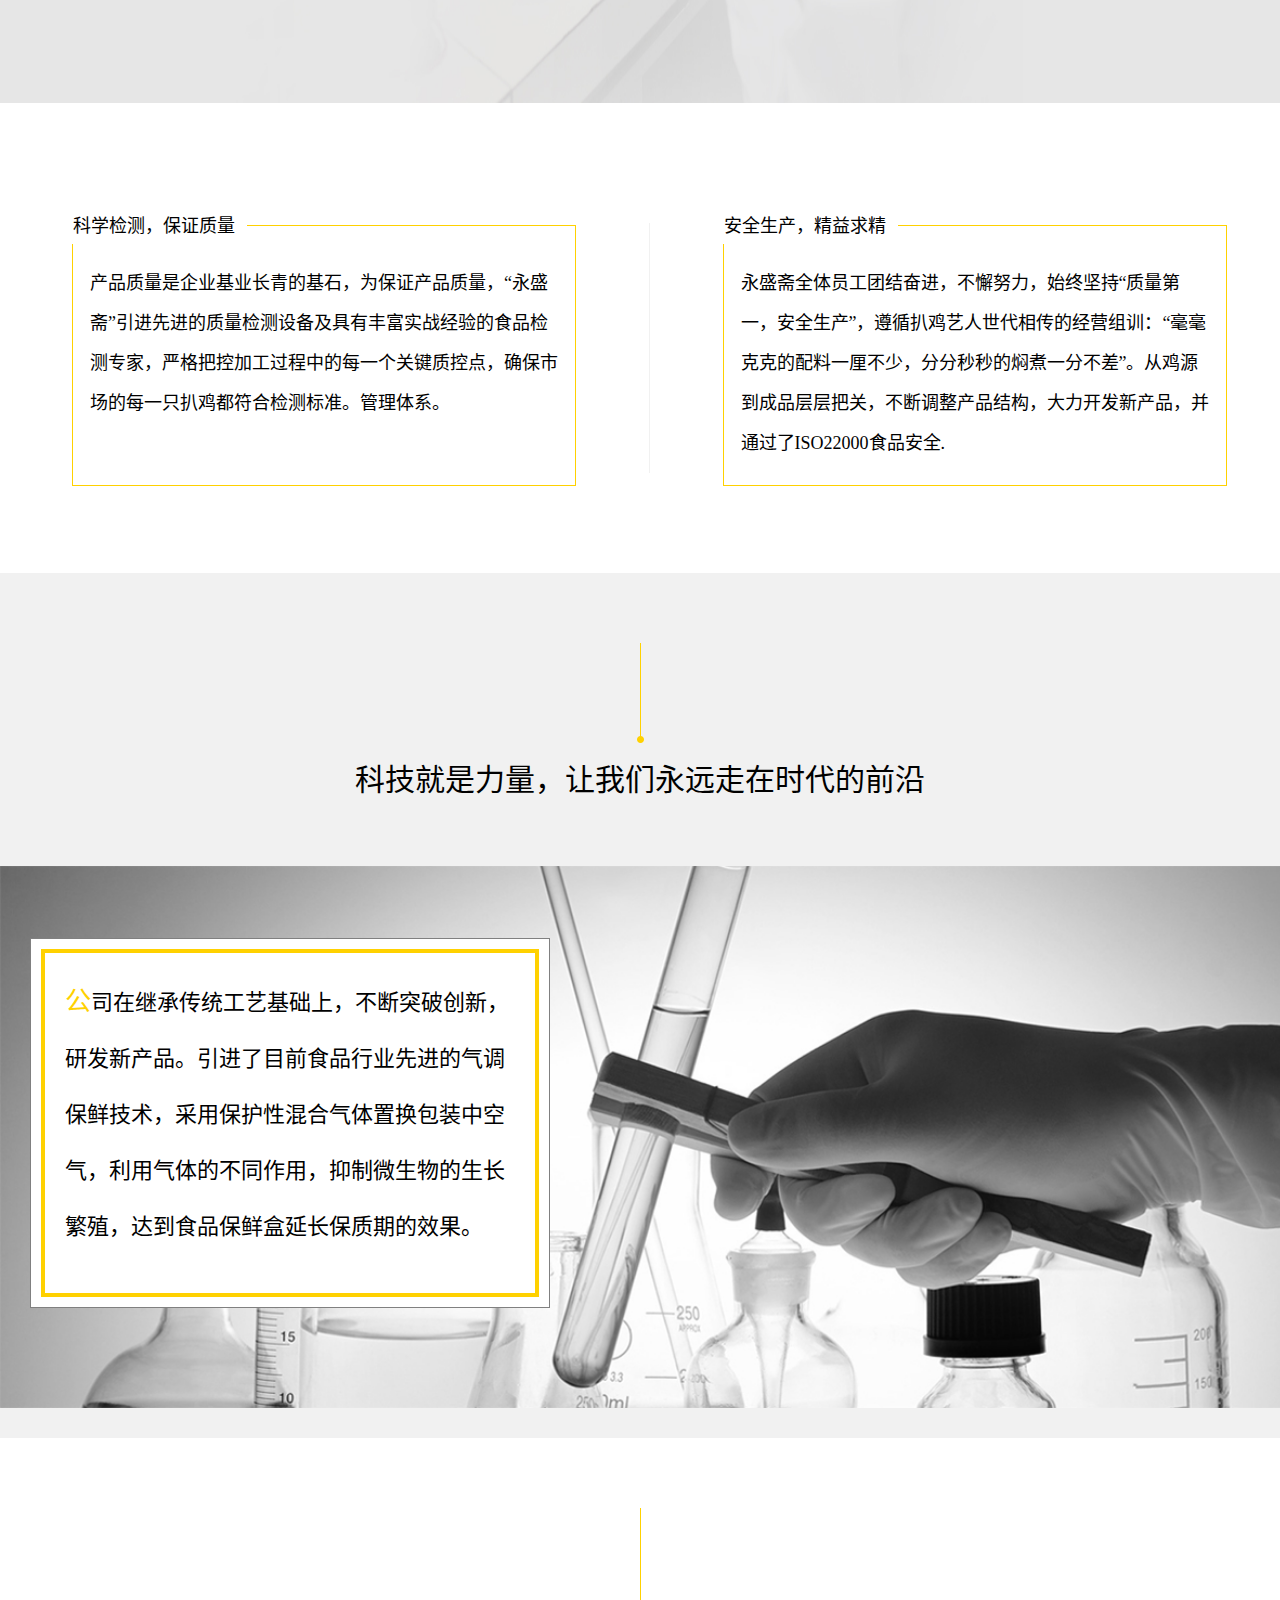
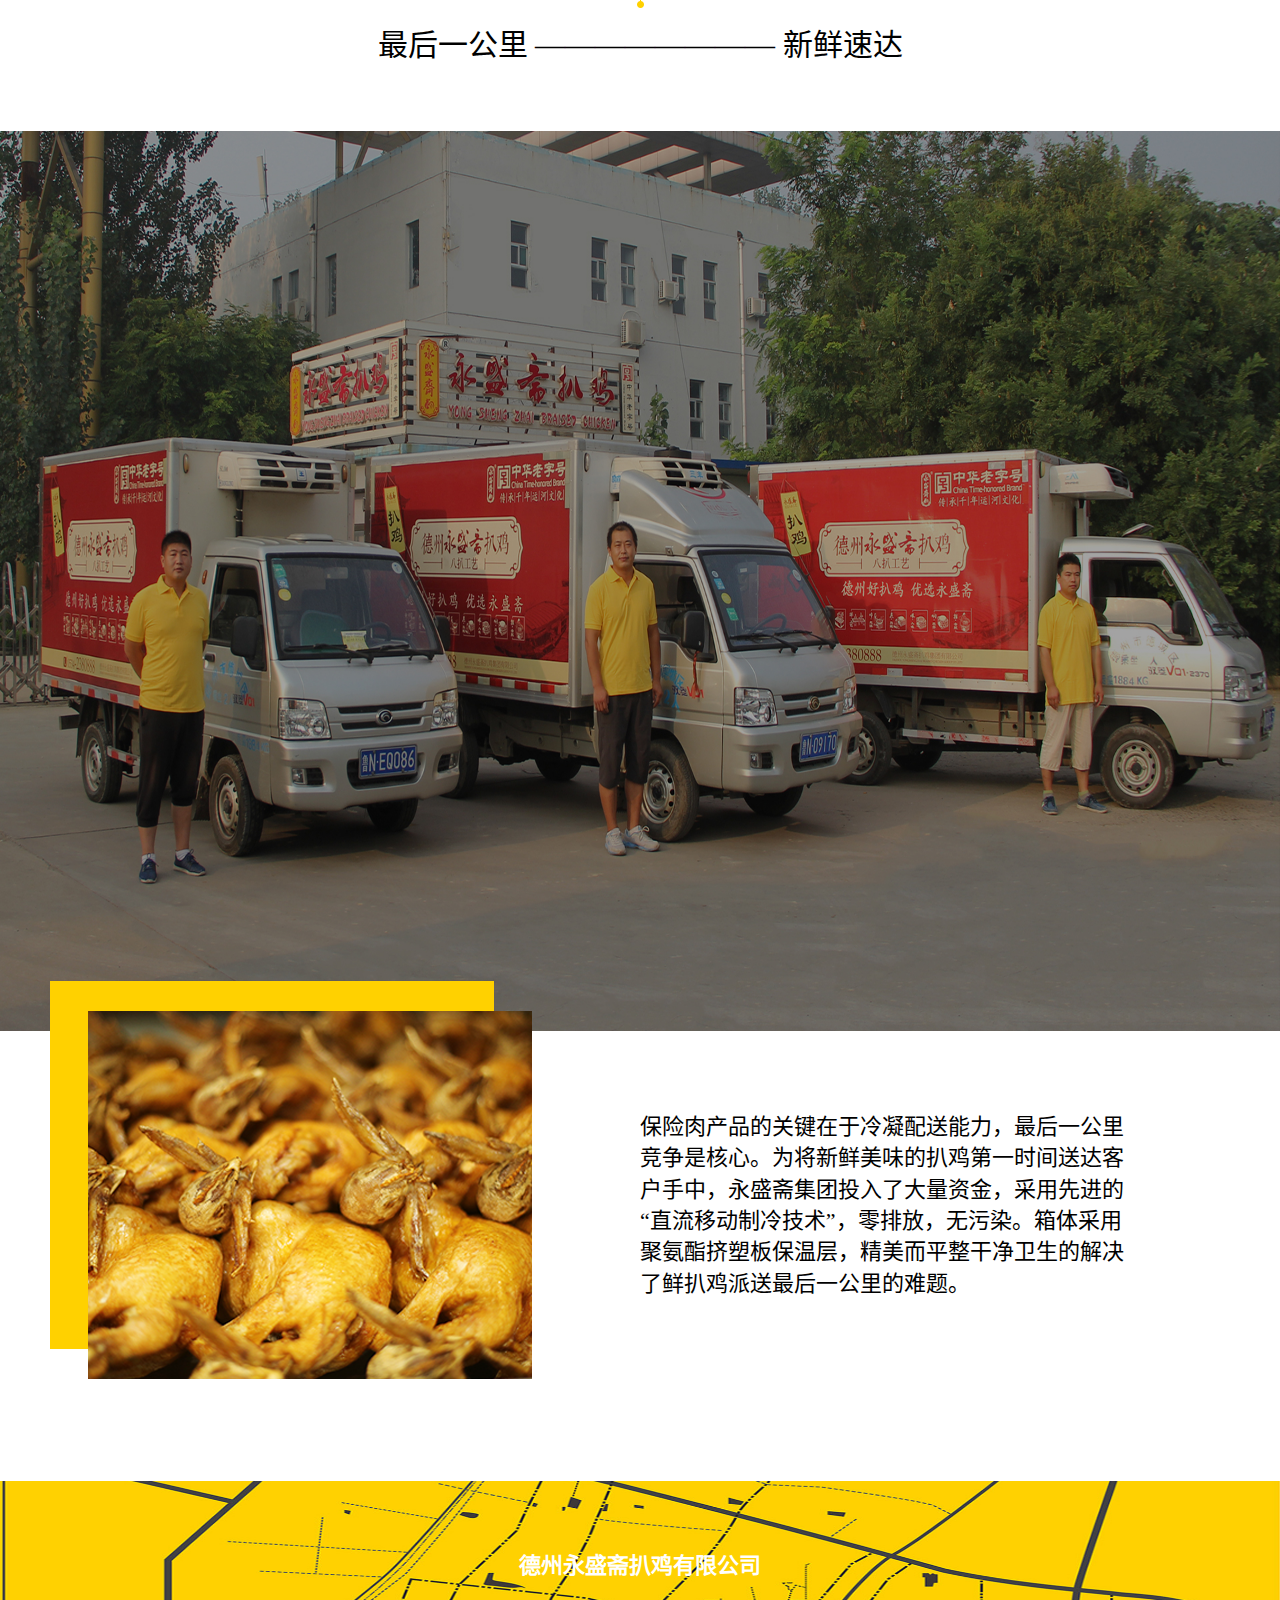
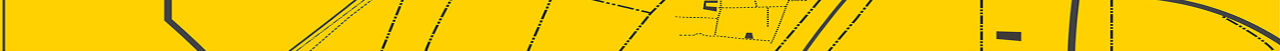
<file: 手撕鸡/品牌打造.html>
<!DOCTYPE html>
<html lang="zh-CN">
<head>
<meta charset="utf-8">
<title>品牌打造</title>
<link rel="stylesheet" href="css/bootstrap.min.css">
<link rel="stylesheet" href="css/font-awesome.css">
<link rel="stylesheet" href="css/common.css">
<!-- <link rel="stylesheet" type="text/css" href="css/chanping.css"> -->
<script src="js/jquery-3.2.1.min.js"></script>
<script src="js/bootstrap.js"></script>

<script type="text/javascript" src="js/up.js"></script>
</head>
<style type="text/css">
    *{
    	font-family: 微软雅黑;
    	
    }
    .w2{
	width: 1300px;
	margin: 0 auto;
	position: relative;
	margin-top:70px;
   }
    .w2 img{
    	margin: 0 auto;
    	width: 1300px;
    }
    .c-box a:hover{
    	color:  #FFD100;
    }
    .c-box a:visited{
    	color:  #FFD100;
    }
	.section1{
		background: url(./images/pinpai/bg.jpg);
		background-size: 100% 100%;
		background-repeat: no-repeat;
		
	}
	#p1,#p2{
		display: none;
	}
	.section2{
		height: 90px;
		background: #fff;
		width: 100%;
		border-bottom: 1px solid #808080;
	}

	ul>li{
		display: block;
		width: 160px;
		height: 90px;
		float: right;
		line-height: 90px;
		text-align: center;
	}
	li>a{color: #000;font-size: 20px;text-decoration: none;padding-bottom: 30px;}
    li>a:hover{border-bottom:3px solid #ffd100;color:#000;font-size:20px;text-decoration: none;}
    li>a:active{border-bottom:3px solid #ffd100;color:#000;font-size:20px;text-decoration: none;}
    .active{
    	background: #FFD100;
    	height: 90px;
    	width: 200px;
    	float: right;
    	margin-right:50px; 
    	font-size: 24px;
    	line-height: 90px;
    	text-align: center;
    	margin-left: 0px;
    }
    .active a{
    	color: #fff;
    }
    .active a:hover{
    	text-decoration: none;
    }
    .section3{
    	height: 100%;
      width: 100%;
      background:url(./images/pinpai/bg2.jpg);
      background-size: 100% 100%;
    }
   .info1{
    width: 400PX;
    height: 300px;
    position: absolute;
    bottom: 0px;
    left: 40px;
    background: #fff;
    font-size: 18px;
    padding: 40px 20px 40px 20px;
   }
   .section4{
    margin-top: 60px;
   }
   .info{
  width: 30%;
  margin-left: 3%;
  height: 300px;
  
  padding-top: 70px;
  padding-left: 25px;
  padding-right: 25px;
}
.info:nth-child(1){
   background:url(./images/guanyu2/info-1.jpg);
   background-repeat: no-repeat;
   background-position: 20px -10px;
}
.info:nth-child(2){
   background:url(./images/guanyu2/info-2.jpg);
   background-repeat: no-repeat;
   background-position: 20px -20px;
}
.info:nth-child(3){
   background:url(./images/guanyu2/info-3.jpg);
   background-repeat: no-repeat;
   background-position: 20px -1px;
}
.info h4{
  color: #808080;
    font-weight: bold;
}
.info p{
  font-size: 16px;
}
.section5{
      height: 100%;
      width: 100%;
      background:url(./images/pinpai/bg3.jpg);
      background-size: 100% 100%;
    }
.section5 p{
      text-align: center;
      font-size: 18px;
      line-height: 50px;
    } 
.section5 p:nth-child(3){
      margin-top: 30px;
    }   
.title-info{
    position: absolute;
    bottom: 100px;
    left: 30px;
    width: 520px;
    height: 370px;
    border: 1px solid #808080;
    background: #fff;
    padding: 10px 10px 10px 10px;
   }
   .title-info-m{
    border: 4px solid #FFD100;
    height: 100%;
    font-size: 22px;
    line-height: 56px;
    padding-left:20px;
    padding-right: 20px;
    padding-top: 20px; 
   } 
   .section7{
    background:#f1f1f1;
    padding-bottom: 30px;
   }
   .section8{
    height: 100%;
      width: 100%;
      background:url(./images/pinpai/peison.jpg);
      background-size: 100% 100%;
      margin-top: 50px;
   }
   .fieldset{
    width: 509px;height:263px;margin: 0 auto;
    background: url(./images/pinpai/kuang.png);
    background-size: 100% 100%;
    background-repeat: no-repeat;
    position: relative;
   }
   .fieldset-t{
     position: absolute;
     left: 3px;
     top: -16px;
   }
    .fieldset-m{
     position: absolute;
     left: 0px;
     top: 10px;
     padding: 30px 20px 10px 20px;
     font-size: 18px;
     line-height: 40px;
   }
</style>
<body>
	<div class="topBar">
	  <div id="main">
		<div class="topBar-left fl">
			<ul>
				<li><a href="index.html">首页</a></li>
        <li><a href="关于我们.html">关于我们</a></li>
        <li><a href="关于我们（2）.html">百年传承</a></li>
			</ul>
		</div>
		<div class="topBar-center fl">
			<div style="border: 1px solid #fff;width: 80px;height: 80px;margin: 20px auto;"></div>
		</div>
		<div class="topBar-right fl">
			<ul>
				<li><a href="品牌打造.html">品牌打造</a></li>
        <li><a href="产品中心.html">产品中心</a></li>
        <li><a href="加入我们.html">联系我们</a></li>
			</ul>
		</div>
		<div style="clear: both"></div>
	  </div>
	</div>
	<div class="section section1">
  		<div class="slide slide2">
		  	<div class="w">
		  	  <div style="margin-top:250px;line-height: 100px;">
		  	     <p id="p1" style="font-size: 56px;">高标准质控下生产</p>	
		  	     <p id="p2" style="font-size: 48px;">&nbsp;&nbsp;&nbsp;安全健康的绿色食品</p>
		  	  </div>
		  	</div>
		</div>
	</div>
	<div class="section2">
		<img src="images/chanpin/nav.png" style="height:90px;">
		<div class="active"><a href="#">返回首页</a></div>
		<ul style="display: block;float: right;">
			<li><a href="#">冷链配送</a></li>
			<li><a href="#">科研中心</a></li>
			<li><a href="#">品质安全</a></li>
			<li><a href="#">生态放养</a></li>
		</ul>
	</div>
	<div class="section3">
		<div>
		    <center><img style="margin-top: 70px;" src="images/line.png"></center>
		  	<h2 style="text-align: center;color: #000;">
			  好扒鸡从“养鸡”开始 ———————— 散养鸡
			  </h2>
        <p style="font-size:24px;text-align:center;color: #000;line-height: 90px;">我们的扒鸡来自散养一年的成年鸡</p>
    </div>
    <div class="w2" style="color: #000;min-height: 450px;position: relative;">
      	<div class="info1"><span style="color:#FFD100;font-size: 1.5em">我</span>&nbsp;们始终坚信“好的扒鸡从养鸡开始”的经营理念，不仅拥有自己的有机养殖基地，同时建立了大型的鸡孵化场，购置了先进的自动化养殖基地，从而保证每只鸡都有优质的鸡蛋，在此基础上采用了生态放羊式的管理方法，为他们制作一个良好的生长环境，从而培养高质量的散养鸡。</div>  	
		</div>
	</div>
  <div class="section4">
    <div>
        <h2 style="text-align: center;color: #000;">
        散养鸡和笼养鸡的区别在哪里？
        </h2>
    </div>
    <div class="w2" style="color: #000;height: 350px;position: relative;">
        <div class="info fl">
              <h4>生命周期</h4><br>
              <p>散养鸡为放养，活动量大，生命周期较长，体重轻。笼养鸡一般是大批量标准化的生产养殖，活动量小，生命周期短，鸡体较重。</p>
            </div>
            <div class="info fl">
                <h4>肉质</h4><br>
                <p>散养鸡为放养，活动量大，生命周期较长，体重轻。笼养鸡一般是大批量标准化的生产养殖，活动量小，生命周期短，鸡体较重。</p>
            </div>
            <div class="info fl">
                <h4>骨头</h4><br>
                <p>散养鸡为放养，活动量大，生命周期较长，体重轻。笼养鸡一般是大批量标准化的生产养殖，活动量小，生命周期短，鸡体较重。</p>
            </div>  
    </div>
  </div>  
   <div class="section5">
    <div>
         <center><img style="margin-top: 70px;" src="images/line.png"></center>
    </div>
    <div class="w2" style="color: #000;min-height: 450px;position: relative;padding-top: 50px;">
       <center><img style="margin-top:-20px;width: 120px;height: 120px;" src="./images/pinpai/shiguan.png"></center>
       <h3>科学检测，安全生产</h3>
       <p>为了您的健康我们从不放过任何一个细节，从研发到测试再到生产确保各项指</p>
       <p>标高于标准水平，只为你吃出健康，吃出美味。</p>
    </div>
  </div> 
  <div class="section6">
    <div class="w2" style="color: #000;min-height: 400px;position: relative;padding-top: 50px;">
       <div class="col-md-6" style="border-right:1px solid #f1f1f1;height: 250px;">
        
        
          <div class="fieldset">
            <div class="fieldset-t"><h4>科学检测，保证质量</h4></div>
            <div class="fieldset-m">
              产品质量是企业基业长青的基石，为保证产品质量，“永盛斋”引进先进的质量检测设备及具有丰富实战经验的食品检测专家，严格把控加工过程中的每一个关键质控点，确保市场的每一只扒鸡都符合检测标准。管理体系。    
            </div>
          </div>

       </div>
       <div class="col-md-6">
          <div class="fieldset">
            <div class="fieldset-t"><h4>安全生产，精益求精</h4></div>
            <div class="fieldset-m">
              永盛斋全体员工团结奋进，不懈努力，始终坚持“质量第一，安全生产”，遵循扒鸡艺人世代相传的经营组训：“毫毫克克的配料一厘不少，分分秒秒的焖煮一分不差”。从鸡源到成品层层把关，不断调整产品结构，大力开发新产品，并通过了ISO22000食品安全.  
            </div>
          </div>
         
       </div> 
    </div>
  </div>  
  <div class="section7">
    <div>
        <center><img style="margin-top: 70px;" src="images/line.png"></center>
        <h2 style="text-align: center;color: #000;">
         科技就是力量，让我们永远走在时代的前沿
      </h2>
        </div>
        <div class="w2" style="color: #000;min-height: 450px;">
            <div class="title-info">
              <div class="title-info-m">
                 <span style="color: #FFD100;font-size: 1.2em;">公</span>司在继承传统工艺基础上，不断突破创新，研发新产品。引进了目前食品行业先进的气调保鲜技术，采用保护性混合气体置换包装中空气，利用气体的不同作用，抑制微生物的生长繁殖，达到食品保鲜盒延长保质期的效果。
              </div>
            </div>
         <img src="./images/pinpai/tec.jpg">
    </div>
  </div>
   <div>
         <center><img style="margin-top: 70px;" src="images/line.png"></center>
         <h2 style="text-align: center;color: #000;">
         最后一公里 ———————— 新鲜速达
      </h2>
    </div>
    <div class="section8">
    
    <div class="w2" style="color: #000;min-height: 450px;position: relative;padding-top: 50px;">
       
    </div>
  </div>   
   <div class="section9">
    
    <div class="w2" style="color: #000;min-height: 450px;position: relative;margin-top: 0;">
       <img style="width: 482px;height: 398px;position: absolute;top: -50px;left: 50px;" src="./images/pinpai/ji_03.png"> 
       <div style="width: 500px;height: 318px;position: absolute;right:160px;top:30px;font-size:22px;padding-top: 50px;">
         保险肉产品的关键在于冷凝配送能力，最后一公里竞争是核心。为将新鲜美味的扒鸡第一时间送达客户手中，永盛斋集团投入了大量资金，采用先进的“直流移动制冷技术”，零排放，无污染。箱体采用聚氨酯挤塑板保温层，精美而平整干净卫生的解决了鲜扒鸡派送最后一公里的难题。
       </div>
    </div>
  </div>  
  <div id="back-up" onclick="GoTop()">
    <img src="./images/arr.png" style="margin-left:11px;height: 90px;width: 8px;">
    <p style="color: #000;text-align: center;">返回顶部</p>
  </div>  
	<div class="bottom">
		<p>德州永盛斋扒鸡有限公司</p>
	</div>
	

</body>
<!-- <script type="text/javascript" src="js/fullpagescroll.js"></script>  -->
<script type="text/javascript">

 	/*现在是导航的UI效果 */ 
   $(window).scroll(function(){
		var tp = $(window).scrollTop();
		if(tp == 0){
      $('.topBar').css({'opacity':'1','background':'transparent'});
      $("#back-up").css("display","none");
    }else{
      $('.topBar').css({'opacity':'0.8','background':'#DDD'});
      $("#back-up").css("display","block");
    }
	});
  /* 开场动画效果*/

	$("#p1").add("#p2").slideDown(1500);

   
 </script> 

</html>
</file>
<file: 手撕鸡/css/common.css>
/*实现一页化*/
*{
	margin:0;
        padding:0;
}
html,body{
  width: 100%;
	height: 100%;
	color: #fff;
}
#main{
	width: 90%;
	margin-left: 5%;
}


.fl {
    float: left;
}
.fr {
    float: right;
}
ul,li{
	margin: 0;
	padding: 0;
}
li{
	list-style: none;
}
.w{
	width: 1200px;
	margin: 0 auto;
	position: relative;
	margin-top: 100px;
}
h3{
	color: #000;
	text-align: center;
	font-family: 微软雅黑;
	margin-bottom: 10px;

}
   .m1{
   	margin-left: 2px;
   	margin-top: 4px;
   }
 .tl{
 	text-align: left;
 }
 .tr{
 	text-align: right;
 }
/*这是导航条央视*/
.topBar {
    position: fixed;
    z-index: 99;
    top: 0;
    width: 100%;
    height: 120px;
    font-family: 'Microsoft YaHei';
    transition: all 3s;
    color: #fff;
    overflow: hidden;
   /* background: #000;
    opacity: 0.6;*/
}
.topBar ul{
	display: block;
	position: absolute;
	width: 510px;
	height: 60px;
	bottom: 10px;
	right: 0px;
	
}
.topBar-right ul{
    display: block;
	position: absolute;
	width: 510px;
	height: 60px;
	left: 0;
	bottom: 10px;
	
}
.topBar li{
	display: block;
	float: left;
	width: 33.3%;
	text-align: center;
	font-size: 16px;
	height: 70px;
	line-height: 60px;
	 vertical-align:bottom;
	color: #fff;
}
.topBar a{
	
    text-decoration: none;
	text-align: center;
	font-size: 16px;
	color: #fff;
    padding: 0 0 27px 0;
}
.topBar a:hover{
	color: #fff;
	border-bottom: 2px solid #FCD307;
}
.topBar a:active{
	border-bottom: 2px solid #FCD307;
}
.topBar-left{
    height: 90px;
    width: 45%;
    border-bottom:1px solid #fff;
    position: relative;
}
.topBar-center{
    height: 90px;
    width: 10%;
   
}
.topBar-right{
    height: 90px;
    width:45%;
     border-bottom:1px solid #fff;
     position: relative;
}
/*这是背景样式*/
.section{
	width: 100%;
	min-height: 800px;
    height: 100%;
	position: relative;
	overflow: hidden;
}
.section:nth-child(2){
   width: 100%;
   min-height: 0px;
   height: 100%;
	position: relative;
	overflow: hidden;
}
.bottom{
	height: 170px;
	background: url(../images/bottom.jpg);
	background-size: 100% 170px;
	background-repeat: no-repeat;
	color: #fff;
	line-height: 170px;
	text-align: center;
	font-weight: bold;
	font-size: 22px;
}
#back-up{
	display: none;height:100px;width:30px;position:fixed;cursor:pointer;right:40px;
	bottom:30px;z-index: 10000;
}
</file>
<file: 手撕鸡/css/index.css>
/*这是轮播图里的样式*/
.slide{
	position: absolute;
	width: 100%;
	height: 100%;
	transition: all .4s;
}
.slide1{
	top: 0;
	left: -100%;
	background: url(../images/banner2.jpg);
	background-size:100% 100%;
    background-repeat:no-repeat; 
	 transition: all .4s;
}
.slide2{
	top: 0;
	left: 0;
	background: url(../images/banner1.jpg);
	background-size:100% 100%;
    background-repeat:no-repeat; 
	 transition: all .4s;
}
.slide3{
	top: 0;
	left:100%;
	background: url(../images/banner3.jpg);
	background-size:100% 100%;
    background-repeat:no-repeat; 
	 transition: all .4s;
}

.ctrl{
	position:absolute;
	width:100px;
	height:20px;
	margin:0 auto; 
	top: 95%;
    right:1%;
	
}
.ctr{
	width: 16px;
	height: 16px;
	border-radius: 8px 8px;
	margin-left:10px; 
	border: 1px solid #808080;
	cursor: pointer;

}
.ctr50{
	width:160px;
	height: 160px;
	border-radius:80px 80px;
	border:4px solid #fff;
	margin: 0 auto;
	line-height: 160px;
	font-size: 32px;
	color: #fff;
	margin-bottom:19px; 
}
.active{
	background: #fff;
}
.title{
	position: absolute;
	top: 35px;
	height: auto;
}
.title img{
	width: 556px;
	height: 185px;
}
.title-info div{
	height: 270px;
	width: 83px;
	margin-top:10px; 
	padding-left:45px;
	padding-top: 30px;
	margin-left:25px; 
	float: left;
	background: url(../images/xian2.png);
	background-repeat: no-repeat;
	background-size: 23px 300px;
	font-size: 24px;
	color: #aa5c2a;
	animation: myfirst 5s;
   -moz-animation: myfirst 5s;	/* Firefox */
  -webkit-animation: myfirst 5s;	/* Safari 和 Chrome */
   -o-animation: myfirst 5s;
}
@keyframes myfirst
{
from {opacity: 0;height: 0px;}
to {opacity: 1;height: 300px;}
}

@-moz-keyframes myfirst /* Firefox */
{
from {opacity: 0;height: 0px;}
to {opacity: 1;height: 300px;}
}

@-webkit-keyframes myfirst /* Safari 和 Chrome */
{
from {opacity: 0;height: 0px;}
to {opacity: 1;height: 300px;}
}

@-o-keyframes myfirst /* Opera */
{
from {opacity: 0;height: 0px;}
to {opacity: 1;height: 300px;}
}
.title-info div:first-child{
	background: url(../images/xian.png);
	background-repeat: no-repeat;
	background-size: 23px 200px;
}
.title-info div:last-child{
	background: url(../images/xian.png);
	background-repeat: no-repeat;
	background-size: 23px 200px;
}
.title-info div:nth-child(2){
	background: url(../images/xian.png);
	background-repeat: no-repeat;
	background-size: 23px 200px;
}
.title-info div:nth-child(4){
	background: url(../images/xian.png);
	background-repeat: no-repeat;
	background-size: 23px 200px;
}
.section2{
	height: 1156px;
	background:url(../images/info1.jpg);
	background-repeat: no-repeat;
	background-size:1920px 806px;
	background-position:bottom;
	color: #000；
}
.section3{
	height: auto;
	padding-bottom: 10px;
	background:url(../images/bg.jpg);
	background-repeat: no-repeat;
	background-size:100% 100%;
	color: #000;
	font-size: 36px;
}

.section4 p{
    color: #000;
	text-align: center;
	font-family: 微软雅黑;
	margin-bottom: 10px;
	font-size: 16px;	
}
.btn1{
	position: absolute;
	top: 85%;
	left: 43%;
	width: 12%;
	height:70px;
	line-height: 70px;
	background: url(../images/kuang.png);
	background-repeat: no-repeat;
	background-size: 100% 100%;
 	text-align:center;
 	padding-left: 40px;		
 	font-size: 24px;
 	cursor: pointer;
}
.section3 img{
	margin-top:10px;
}
.info2{
    position: relative;
	width: 1200px;
	margin: 0 auto;
	margin-top: 40px;
	margin-bottom: 40px;
	height: auto;
}
.info2 div{
	height:480px;

}
.info2 img{
	width: 100%;
	height: 380px;
	float: left;
}
.section4{
	height: auto;


}
.info-box{
   background-color:#ffd100;
}
.section5{
	background-color: #e5e5e5;
	height: 100%;
}
/*这是box的宽度*/
.box{
	width: 24.5%;
	position: absolute;
}
.box1{
	left: 0%;
	z-index: 1;
}
.box2{
	left: 25%;
		z-index: 1;
	
}
.box3{
	left: 50%;	
		z-index: 1;

}
.box4{
	left: 75%;	
	z-index: 1;

}
.box5{
	position: absolute;
   z-index:2;
   background:#abd4b4;
   width: 25.5%;
   display: none; 
   padding-left: 10px;
   padding-top: 20px;
}
/*这是小三角*/
.san{
	position: absolute;
	content: "";
	
	top: 200px;
	width: 0;
    height: 0;
    border-top: 30px solid transparent;
  
    border-bottom: 30px solid transparent;
}
.nut-info{
	width: 1200px;
	background: url(../images/yinyang.jpg);
	background-size: 100% 300px;
	height: 300px;
	background-repeat: no-repeat;
	margin-top: 30px;
	padding-left: 100px;
	padding-right: 100px;
	padding-top: 50px;
}
.nut-info>div{
    width: 250px;
    float: left;
    text-align: center;
    color: yellow;
    font-size: 24px;
    font-weight: bold;
}
</file>
